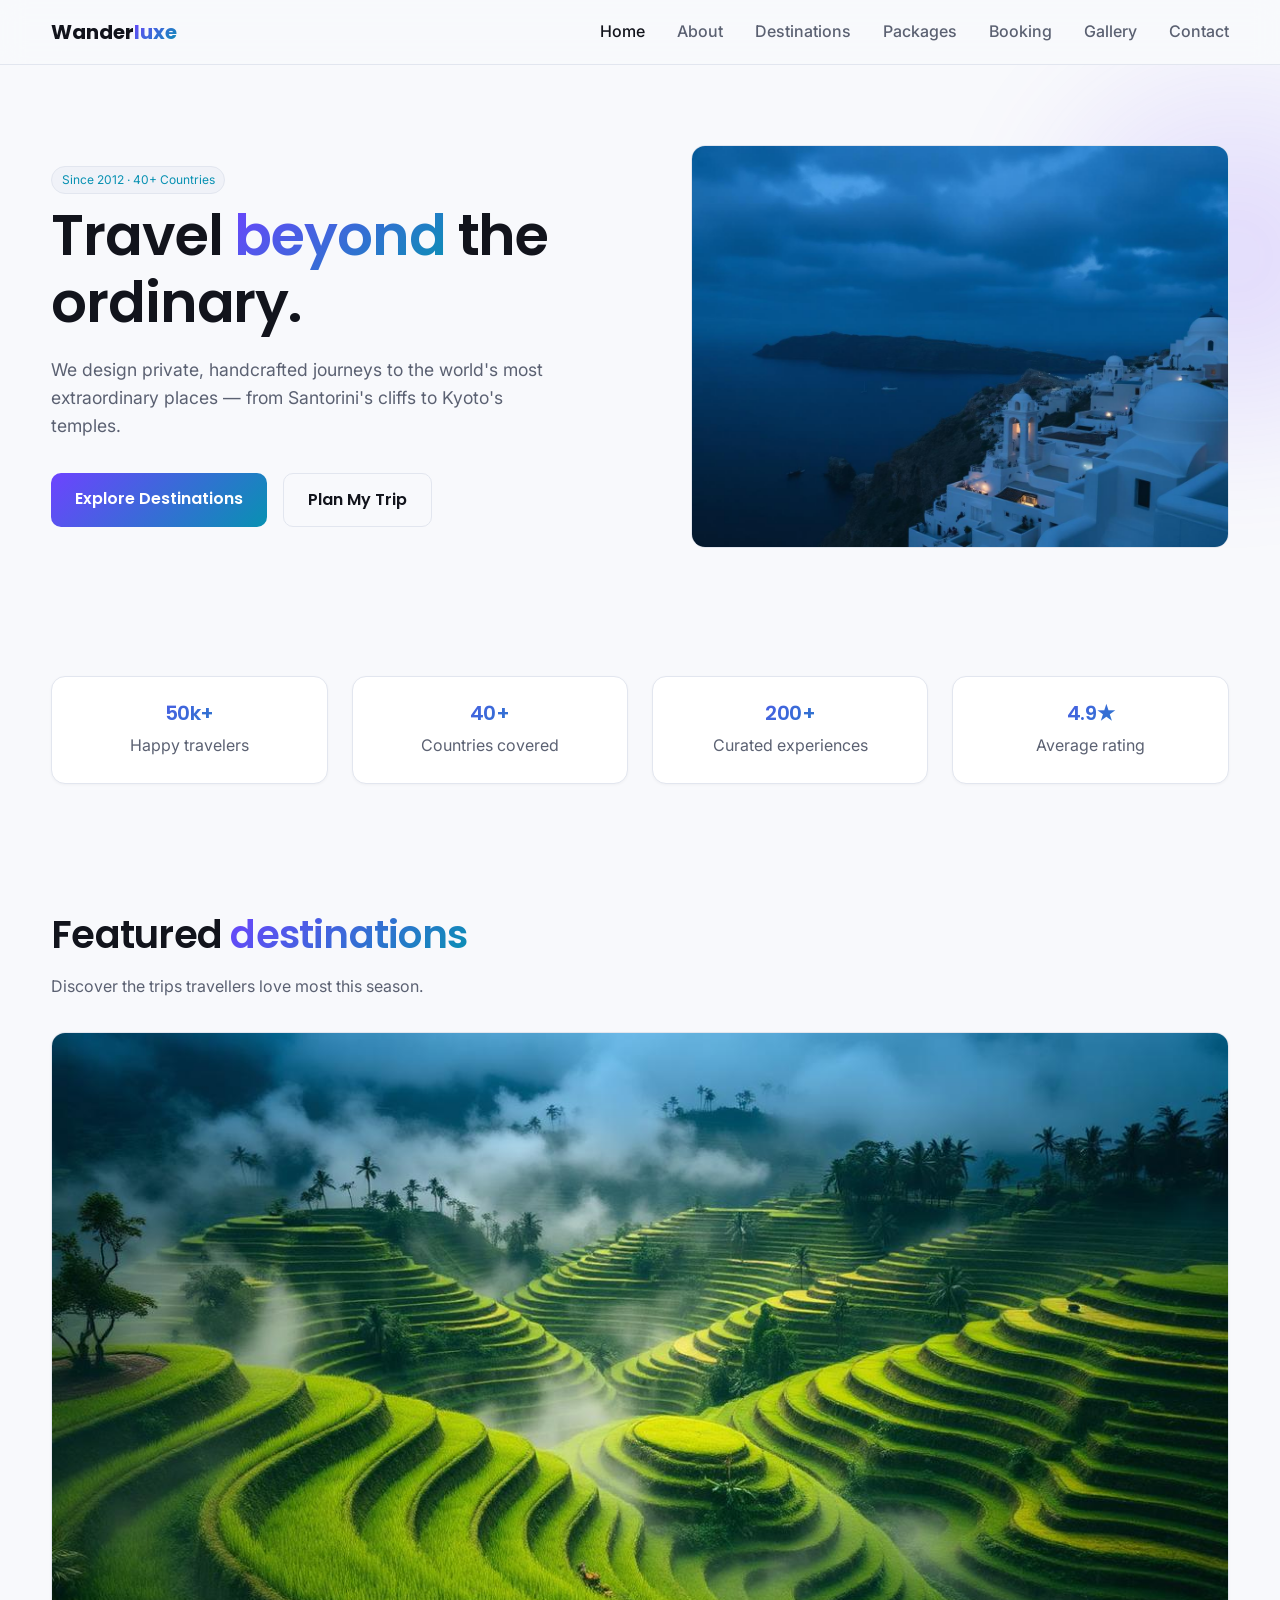
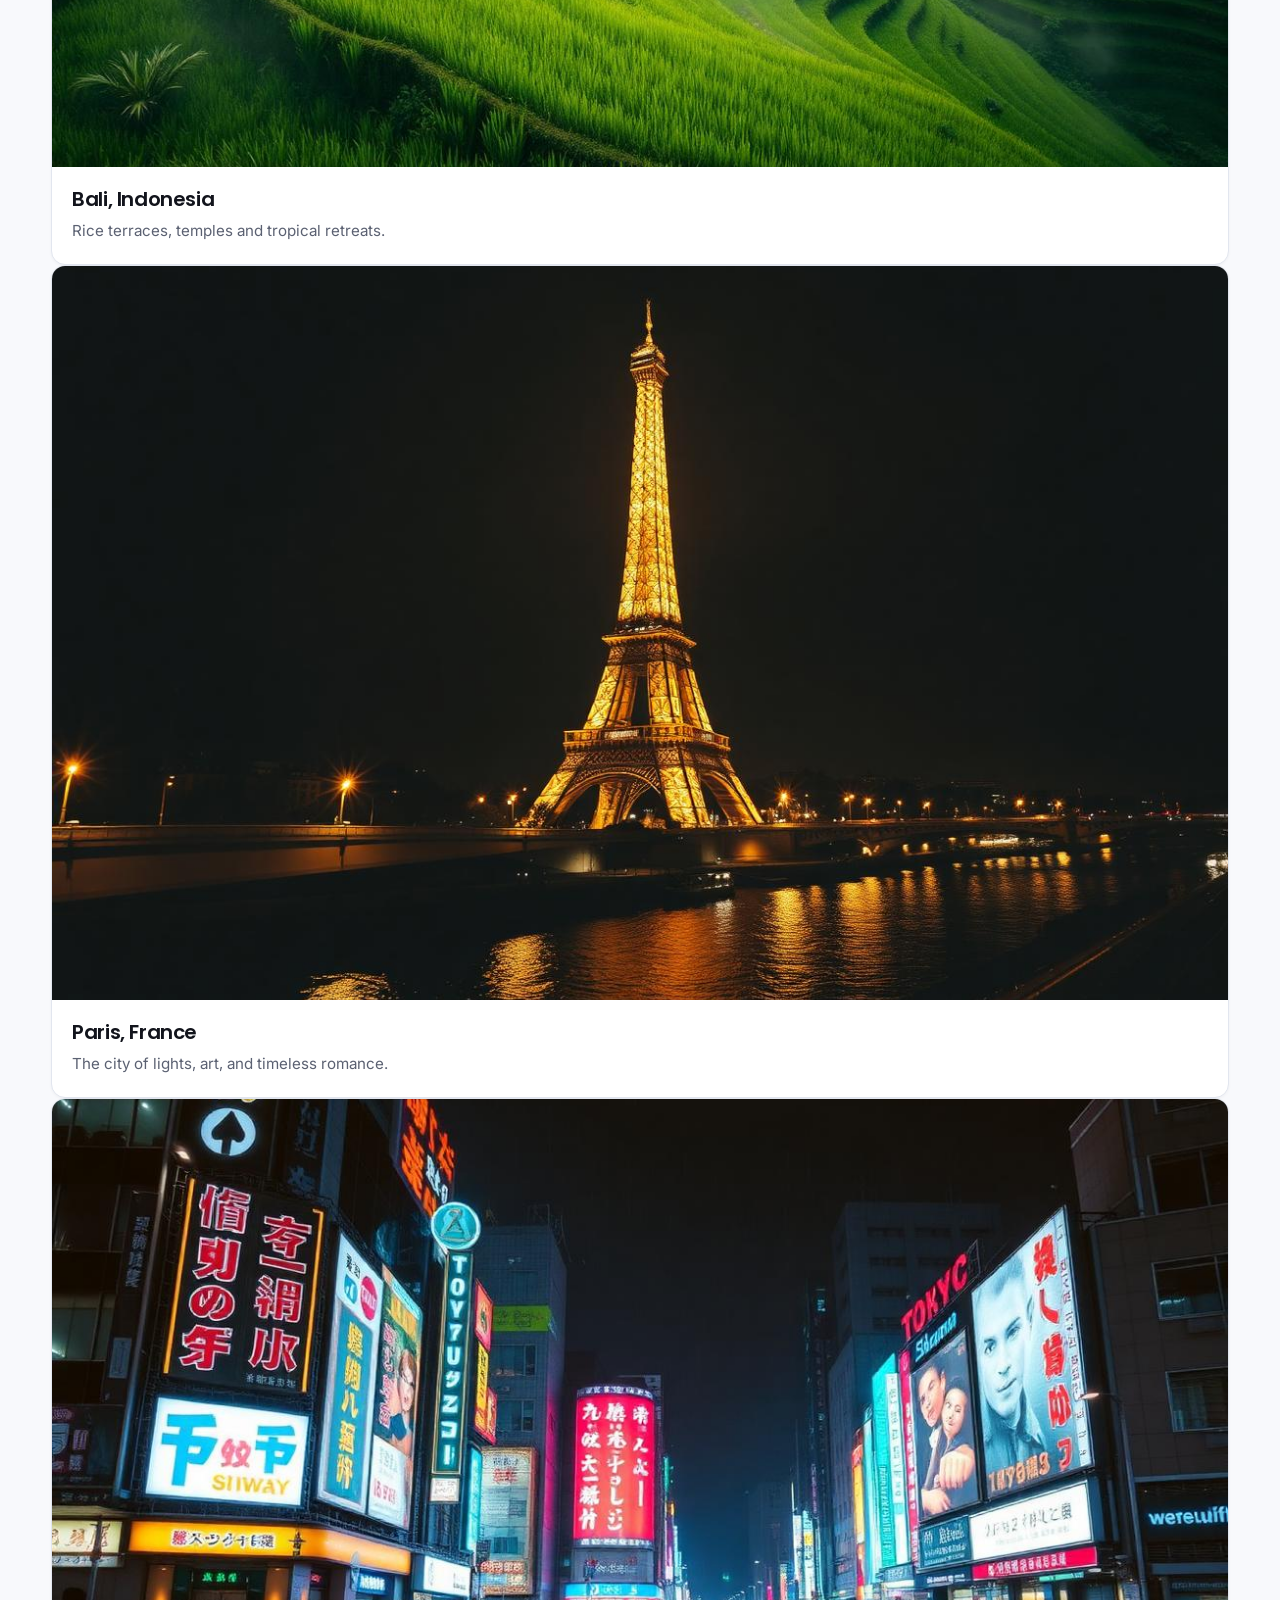
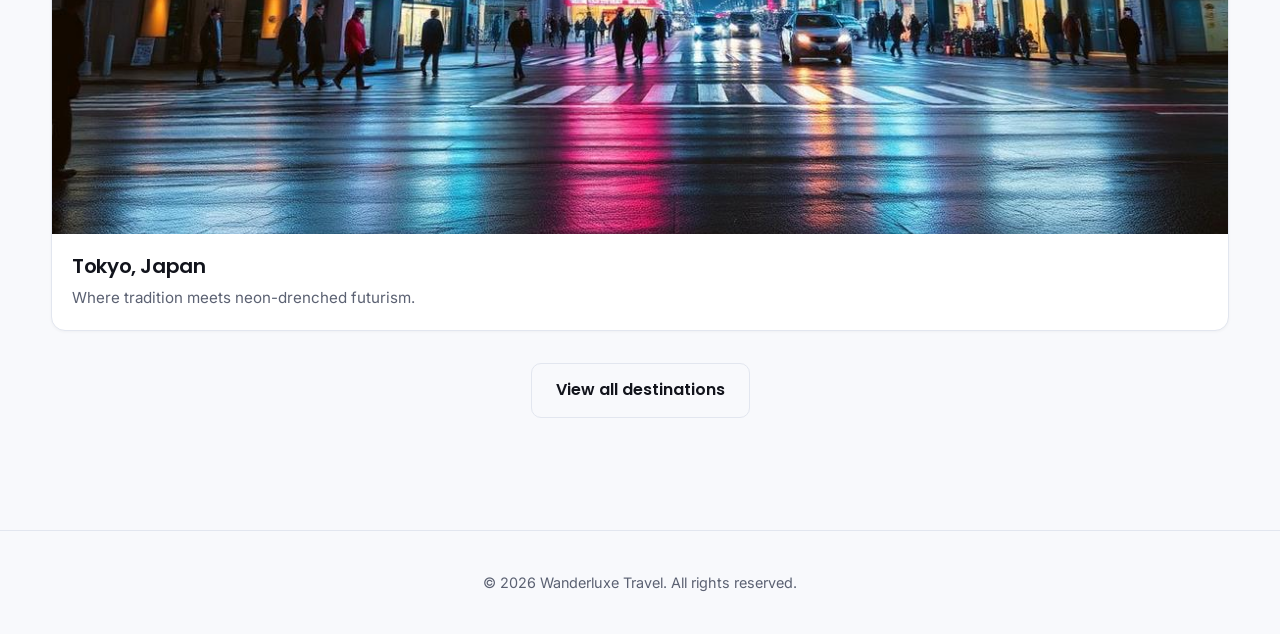
<file: index.html>
<!DOCTYPE html>
<html lang="en">
<head>
<meta charset="UTF-8">
<meta name="viewport" content="width=device-width,initial-scale=1">
<title>Wanderluxe Travel — Curated Luxury Journeys Worldwide</title>
<meta name="description" content="Wanderluxe Travel crafts curated luxury trips to Santorini, Bali, Paris, Tokyo, Dubai, Iceland, Maldives and the Swiss Alps. Handpicked stays, private guides, and unforgettable experiences.">
<link rel="canonical" href="https://wanderluxetravel.netlify.app/index.html">
<meta property="og:title" content="Wanderluxe Travel — Curated Luxury Journeys">
<meta property="og:description" content="Handcrafted luxury travel to the world's most breathtaking destinations.">
<meta property="og:image" content="images/hero-travel.jpg">
<meta property="og:type" content="website">
<meta name="twitter:card" content="summary_large_image">
<link rel="icon" type="image/svg+xml" href="data:image/svg+xml,<svg xmlns='http://www.w3.org/2000/svg' viewBox='0 0 32 32'><text y='26' font-size='26'>✈️</text></svg>">
<link rel="stylesheet" href="style.css">
<script type="application/ld+json">
{"@context":"https://schema.org","@type":"TravelAgency","name":"Wanderluxe Travel","url":"https://wanderluxetravel.netlify.app/","description":"Curated luxury travel experiences worldwide.","priceRange":"$$$"}
</script>
</head>
<body>
<header class="nav"><div class="container nav-inner">
  <a href="index.html" class="logo">Wander<span>luxe</span></a>
  <button class="menu-btn" aria-label="Menu">☰</button>
  <ul class="nav-links">
    <li><a href="index.html">Home</a></li>
    <li><a href="about.html">About</a></li>
    <li><a href="destinations.html">Destinations</a></li>
    <li><a href="packages.html">Packages</a></li>
    <li><a href="booking.html">Booking</a></li>
    <li><a href="gallery.html">Gallery</a></li>
    <li><a href="contact.html">Contact</a></li>
  </ul>
</div></header>

<main>
<section class="hero"><div class="container hero-grid">
  <div>
    <span class="tag">Since 2012 · 40+ Countries</span>
    <h1>Travel <span class="gradient-text">beyond</span> the ordinary.</h1>
    <p>We design private, handcrafted journeys to the world's most extraordinary places — from Santorini's cliffs to Kyoto's temples.</p>
    <div class="hero-actions">
      <a href="destinations.html" class="btn btn-primary">Explore Destinations</a>
      <a href="booking.html" class="btn btn-outline">Plan My Trip</a>
    </div>
  </div>
  <div class="hero-img"><img src="images/hero-travel.jpg" alt="Santorini Greece cliffs at blue hour" width="1600" height="900"></div>
</div></section>

<section><div class="container">
  <div class="stats">
    <div class="stat"><h3 class="gradient-text">50k+</h3><p>Happy travelers</p></div>
    <div class="stat"><h3 class="gradient-text">40+</h3><p>Countries covered</p></div>
    <div class="stat"><h3 class="gradient-text">200+</h3><p>Curated experiences</p></div>
    <div class="stat"><h3 class="gradient-text">4.9★</h3><p>Average rating</p></div>
  </div>
</div></section>

<section><div class="container">
  <h2>Featured <span class="gradient-text">destinations</span></h2>
  <p style="margin-bottom:2rem">Discover the trips travellers love most this season.</p>
  <div class="grid-3">
    <article class="card"><img src="images/bali.jpg" alt="Bali rice terraces at dawn" loading="lazy"><div class="card-body"><h3>Bali, Indonesia</h3><p>Rice terraces, temples and tropical retreats.</p></div></article>
    <article class="card"><img src="images/paris.jpg" alt="Eiffel Tower illuminated at night" loading="lazy"><div class="card-body"><h3>Paris, France</h3><p>The city of lights, art, and timeless romance.</p></div></article>
    <article class="card"><img src="images/tokyo.jpg" alt="Neon-lit Tokyo street at night" loading="lazy"><div class="card-body"><h3>Tokyo, Japan</h3><p>Where tradition meets neon-drenched futurism.</p></div></article>
  </div>
  <div style="text-align:center;margin-top:2rem"><a href="destinations.html" class="btn btn-outline">View all destinations</a></div>
</div></section>
</main>

<footer><div class="container"><p>© 2026 Wanderluxe Travel. All rights reserved.</p></div></footer>
<script src="script.js"></script>
</body>
</html>
</file>
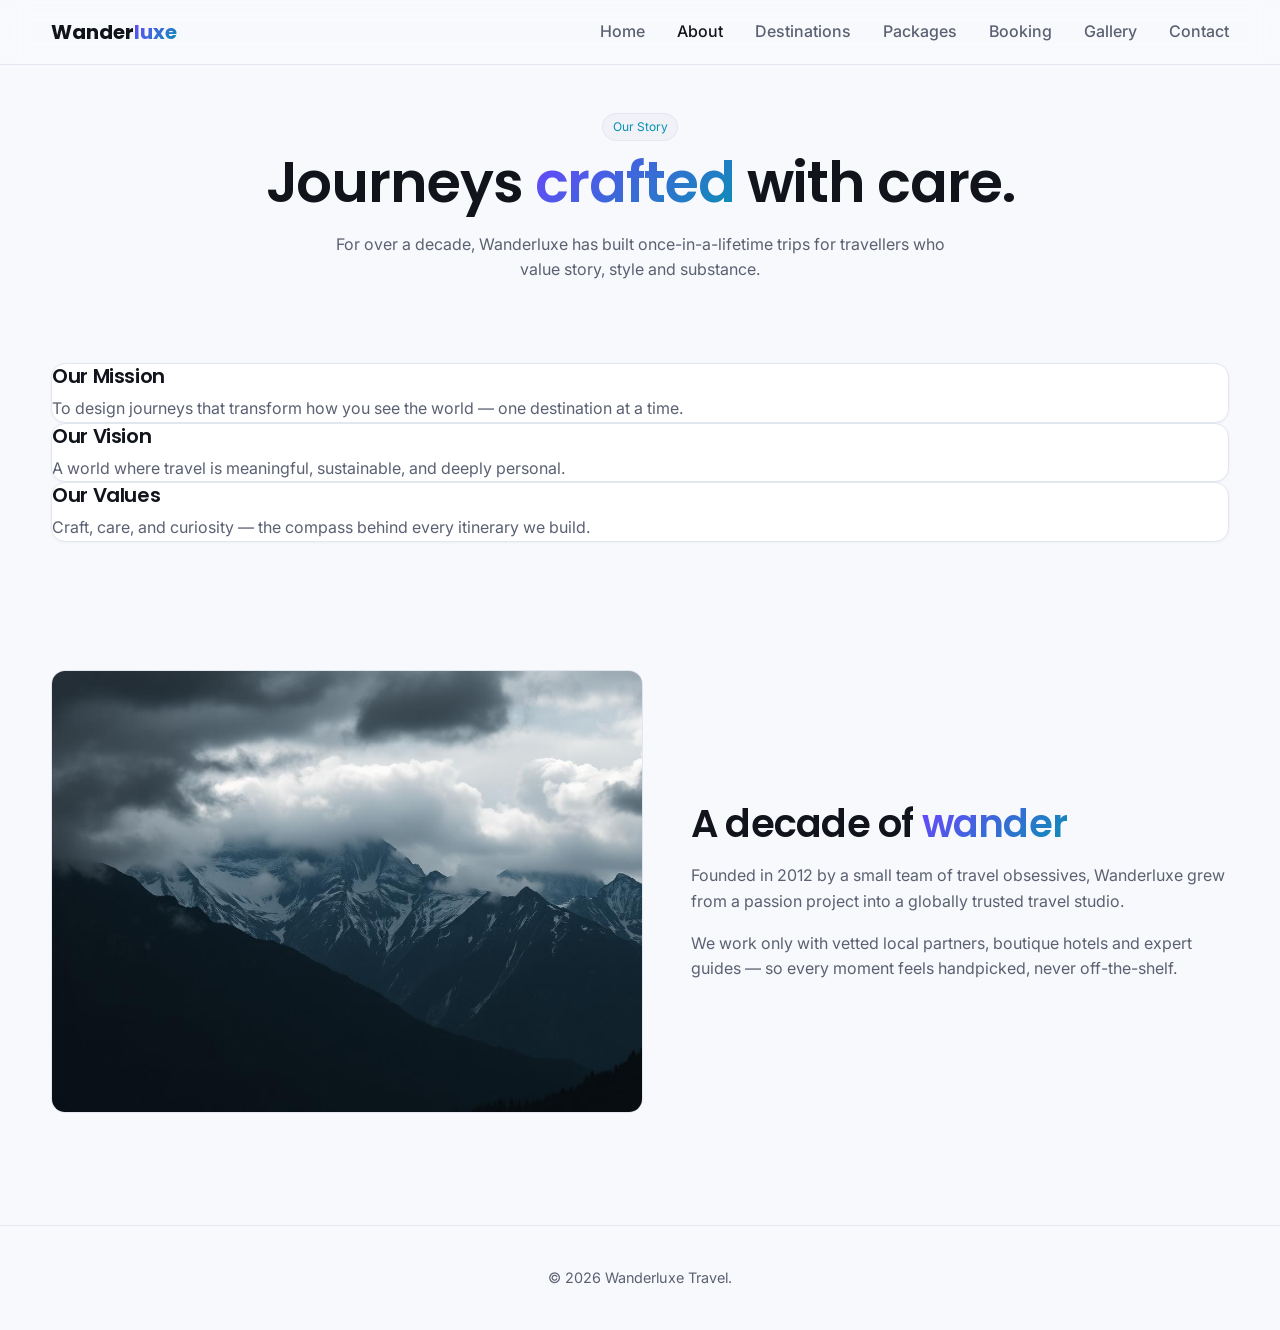
<file: about.html>
<!DOCTYPE html>
<html lang="en">
<head>
<meta charset="UTF-8">
<meta name="viewport" content="width=device-width,initial-scale=1">
<title>About Us — Wanderluxe Travel</title>
<meta name="description" content="Wanderluxe Travel has designed bespoke luxury journeys for over a decade. Meet the team, our mission, and the values that shape every trip.">
<link rel="canonical" href="https://wanderluxe-travel.netlify.app/about.html">
<meta property="og:title" content="About — Wanderluxe Travel">
<meta property="og:description" content="A decade of designing bespoke luxury journeys.">
<meta property="og:image" content="images/swiss.jpg">
<meta property="og:type" content="website">
<meta name="twitter:card" content="summary_large_image">
<link rel="icon" type="image/svg+xml" href="data:image/svg+xml,<svg xmlns='http://www.w3.org/2000/svg' viewBox='0 0 32 32'><text y='26' font-size='26'>✈️</text></svg>">
<link rel="stylesheet" href="style.css">
</head>
<body>
<header class="nav"><div class="container nav-inner">
  <a href="index.html" class="logo">Wander<span>luxe</span></a>
  <button class="menu-btn" aria-label="Menu">☰</button>
  <ul class="nav-links">
    <li><a href="index.html">Home</a></li>
    <li><a href="about.html">About</a></li>
    <li><a href="destinations.html">Destinations</a></li>
    <li><a href="packages.html">Packages</a></li>
    <li><a href="booking.html">Booking</a></li>
    <li><a href="gallery.html">Gallery</a></li>
    <li><a href="contact.html">Contact</a></li>
  </ul>
</div></header>

<main>
<section style="padding:3rem 0 1rem"><div class="container" style="text-align:center">
  <span class="tag">Our Story</span>
  <h1>Journeys <span class="gradient-text">crafted</span> with care.</h1>
  <p style="max-width:640px;margin:1rem auto 0">For over a decade, Wanderluxe has built once-in-a-lifetime trips for travellers who value story, style and substance.</p>
</div></section>

<section><div class="container">
  <div class="grid-3">
    <div class="card card-plain"><h3>Our Mission</h3><p>To design journeys that transform how you see the world — one destination at a time.</p></div>
    <div class="card card-plain"><h3>Our Vision</h3><p>A world where travel is meaningful, sustainable, and deeply personal.</p></div>
    <div class="card card-plain"><h3>Our Values</h3><p>Craft, care, and curiosity — the compass behind every itinerary we build.</p></div>
  </div>
</div></section>

<section><div class="container">
  <div class="hero-grid">
    <div class="hero-img"><img src="images/swiss.jpg" alt="Swiss Alps mountains under moody clouds" loading="lazy"></div>
    <div>
      <h2>A decade of <span class="gradient-text">wander</span></h2>
      <p style="margin-bottom:1rem">Founded in 2012 by a small team of travel obsessives, Wanderluxe grew from a passion project into a globally trusted travel studio.</p>
      <p>We work only with vetted local partners, boutique hotels and expert guides — so every moment feels handpicked, never off-the-shelf.</p>
    </div>
  </div>
</div></section>
</main>

<footer><div class="container"><p>© 2026 Wanderluxe Travel.</p></div></footer>
<script src="script.js"></script>
</body>
</html>
</file>
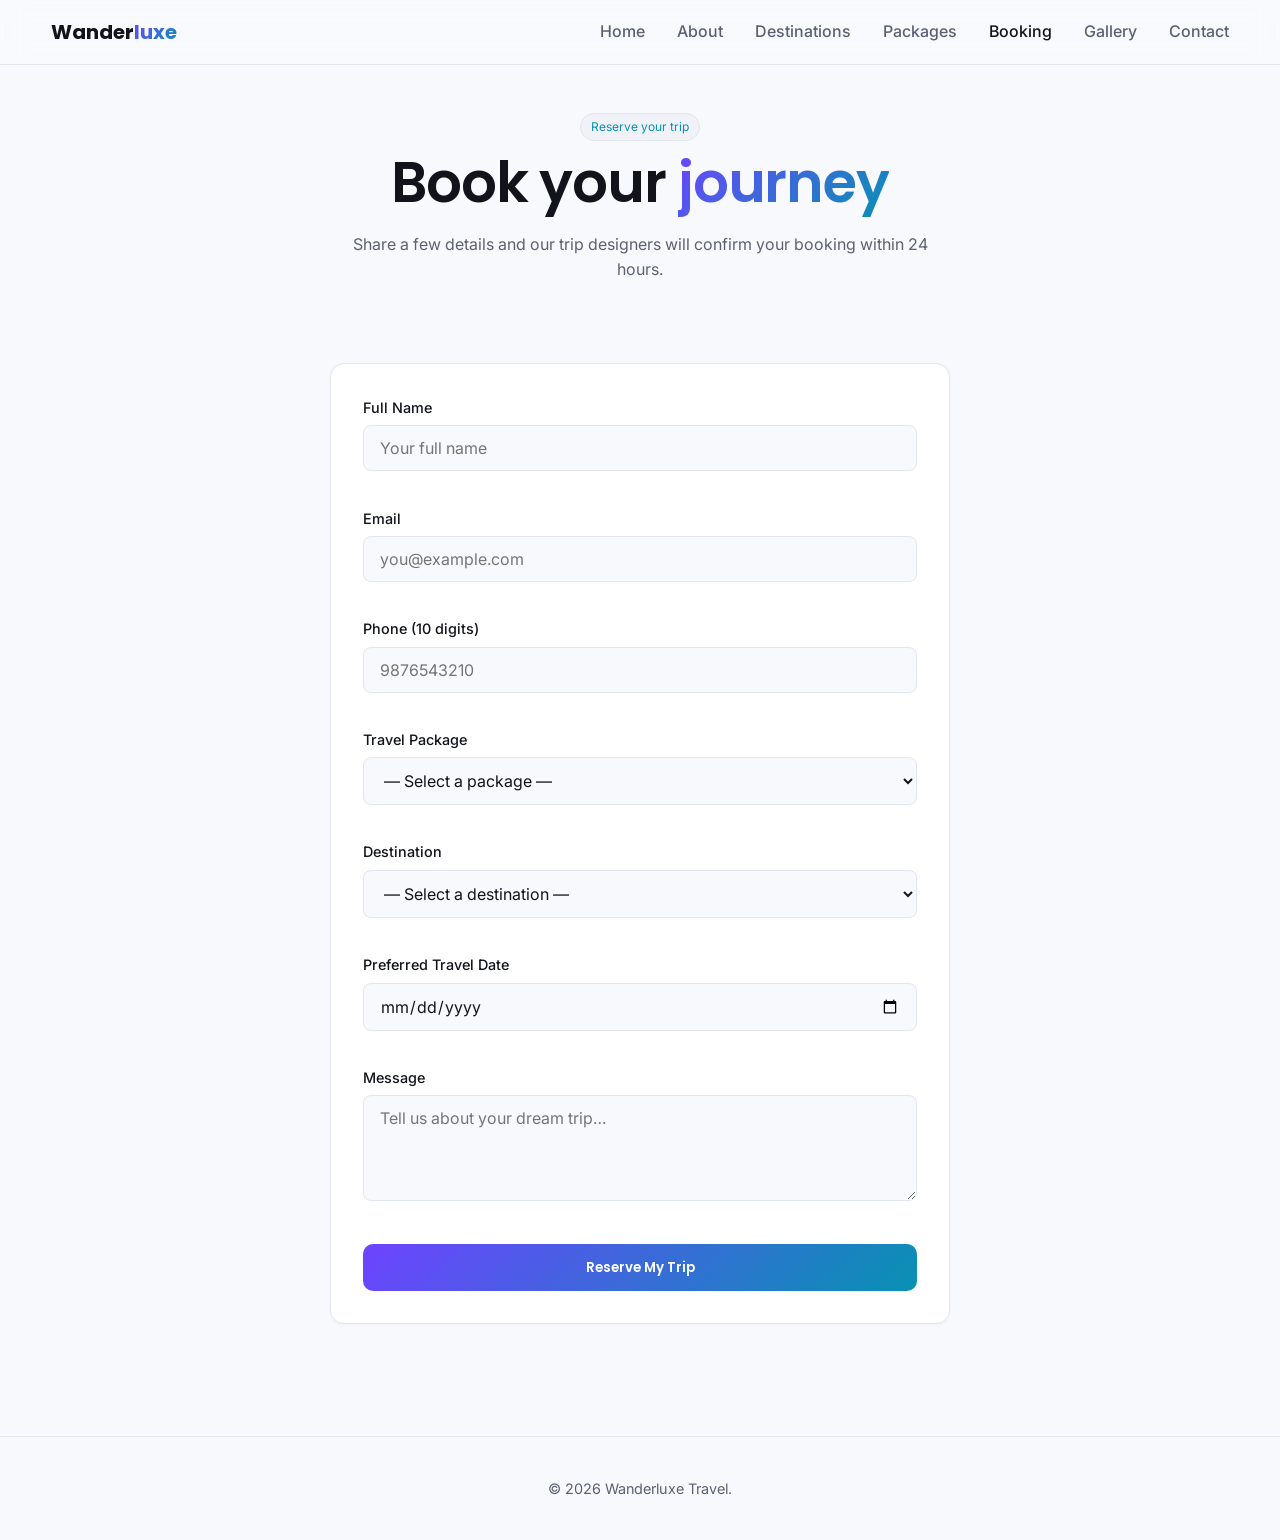
<file: booking.html>
<!DOCTYPE html>
<html lang="en">
<head>
<meta charset="UTF-8">
<meta name="viewport" content="width=device-width,initial-scale=1">
<title>Book Your Trip — Wanderluxe Travel</title>
<meta name="description" content="Reserve your Wanderluxe Travel journey. Tell us your dates and destination — our trip designers will craft the rest.">
<link rel="canonical" href="https://wanderluxe-travel.netlify.app/booking.html">
<meta property="og:title" content="Book Your Trip — Wanderluxe Travel">
<meta property="og:description" content="Reserve your luxury journey with Wanderluxe Travel.">
<meta property="og:image" content="images/iceland.jpg">
<meta property="og:type" content="website">
<meta name="twitter:card" content="summary_large_image">
<link rel="icon" type="image/svg+xml" href="data:image/svg+xml,<svg xmlns='http://www.w3.org/2000/svg' viewBox='0 0 32 32'><text y='26' font-size='26'>✈️</text></svg>">
<link rel="stylesheet" href="style.css">
</head>
<body>
<header class="nav"><div class="container nav-inner">
  <a href="index.html" class="logo">Wander<span>luxe</span></a>
  <button class="menu-btn" aria-label="Menu">☰</button>
  <ul class="nav-links">
    <li><a href="index.html">Home</a></li>
    <li><a href="about.html">About</a></li>
    <li><a href="destinations.html">Destinations</a></li>
    <li><a href="packages.html">Packages</a></li>
    <li><a href="booking.html">Booking</a></li>
    <li><a href="gallery.html">Gallery</a></li>
    <li><a href="contact.html">Contact</a></li>
  </ul>
</div></header>

<main>
<section style="padding:3rem 0 1rem"><div class="container" style="text-align:center">
  <span class="tag">Reserve your trip</span>
  <h1>Book your <span class="gradient-text">journey</span></h1>
  <p style="max-width:600px;margin:1rem auto 0">Share a few details and our trip designers will confirm your booking within 24 hours.</p>
</div></section>

<section><div class="container">
  <form class="form" id="bookingForm" novalidate>
    <div class="field"><label for="name">Full Name</label><input id="name" name="name" type="text" placeholder="Your full name"><span class="err" id="err-name"></span></div>
    <div class="field"><label for="email">Email</label><input id="email" name="email" type="email" placeholder="you@example.com"><span class="err" id="err-email"></span></div>
    <div class="field"><label for="phone">Phone (10 digits)</label><input id="phone" name="phone" type="tel" placeholder="9876543210"><span class="err" id="err-phone"></span></div>
    <div class="field"><label for="package">Travel Package</label>
      <select id="package" name="package">
        <option value="">— Select a package —</option>
        <option>Escape — Weekend Getaway</option>
        <option>Signature — Multi-City</option>
        <option>Private Jet — Bespoke</option>
      </select><span class="err" id="err-package"></span>
    </div>
    <div class="field"><label for="program">Destination</label>
      <select id="program" name="program">
        <option value="">— Select a destination —</option>
        <option>Santorini, Greece</option>
        <option>Bali, Indonesia</option>
        <option>Paris, France</option>
        <option>Tokyo, Japan</option>
        <option>Dubai, UAE</option>
        <option>Reykjavík, Iceland</option>
        <option>Maldives</option>
        <option>Swiss Alps</option>
      </select><span class="err" id="err-program"></span>
    </div>
    <div class="field"><label for="start">Preferred Travel Date</label><input id="start" name="start" type="date"><span class="err" id="err-start"></span></div>
    <div class="field"><label for="message">Message</label><textarea id="message" name="message" rows="4" placeholder="Tell us about your dream trip…"></textarea><span class="err" id="err-message"></span></div>
    <button type="submit" class="btn btn-primary" style="width:100%">Reserve My Trip</button>
    <div class="status" id="formStatus" role="status"></div>
  </form>
</div></section>
</main>

<footer><div class="container"><p>© 2026 Wanderluxe Travel.</p></div></footer>
<script src="script.js"></script>
</body>
</html>
</file>
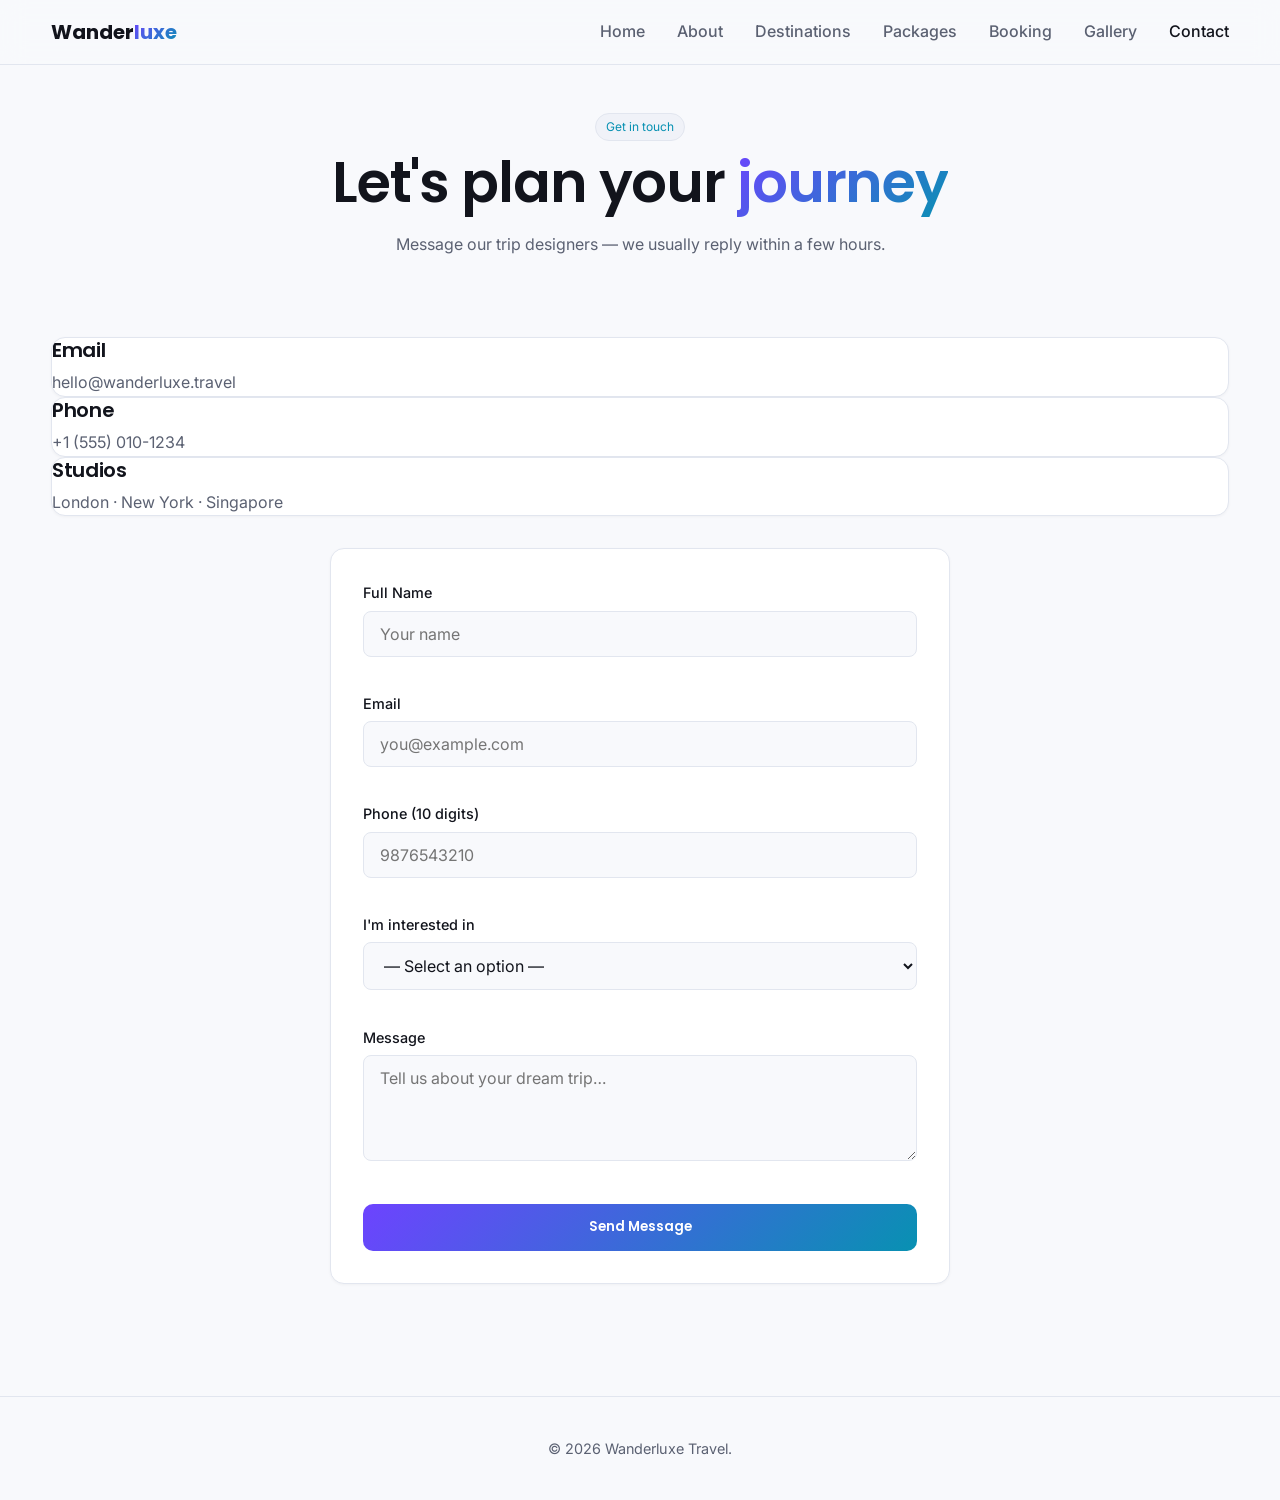
<file: contact.html>
<!DOCTYPE html>
<html lang="en">
<head>
<meta charset="UTF-8">
<meta name="viewport" content="width=device-width,initial-scale=1">
<title>Contact — Wanderluxe Travel</title>
<meta name="description" content="Get in touch with Wanderluxe Travel. Reach our trip designers by email, phone, or visit our studios in London, New York and Singapore.">
<link rel="canonical" href="https://wanderluxe-travel.netlify.app/contact.html">
<meta property="og:title" content="Contact — Wanderluxe Travel">
<meta property="og:description" content="Talk to our trip designers about your next journey.">
<meta property="og:image" content="images/tokyo.jpg">
<meta property="og:type" content="website">
<meta name="twitter:card" content="summary_large_image">
<link rel="icon" type="image/svg+xml" href="data:image/svg+xml,<svg xmlns='http://www.w3.org/2000/svg' viewBox='0 0 32 32'><text y='26' font-size='26'>✈️</text></svg>">
<link rel="stylesheet" href="style.css">
</head>
<body>
<header class="nav"><div class="container nav-inner">
  <a href="index.html" class="logo">Wander<span>luxe</span></a>
  <button class="menu-btn" aria-label="Menu">☰</button>
  <ul class="nav-links">
    <li><a href="index.html">Home</a></li>
    <li><a href="about.html">About</a></li>
    <li><a href="destinations.html">Destinations</a></li>
    <li><a href="packages.html">Packages</a></li>
    <li><a href="booking.html">Booking</a></li>
    <li><a href="gallery.html">Gallery</a></li>
    <li><a href="contact.html">Contact</a></li>
  </ul>
</div></header>

<main>
<section style="padding:3rem 0 1rem"><div class="container" style="text-align:center">
  <span class="tag">Get in touch</span>
  <h1>Let's plan your <span class="gradient-text">journey</span></h1>
  <p style="max-width:600px;margin:1rem auto 0">Message our trip designers — we usually reply within a few hours.</p>
</div></section>

<section><div class="container">
  <div class="grid-3" style="margin-bottom:2rem">
    <div class="card card-plain"><h3>Email</h3><p>hello@wanderluxe.travel</p></div>
    <div class="card card-plain"><h3>Phone</h3><p>+1 (555) 010-1234</p></div>
    <div class="card card-plain"><h3>Studios</h3><p>London · New York · Singapore</p></div>
  </div>
  <form class="form" id="registerForm" novalidate>
    <div class="field"><label for="name">Full Name</label><input id="name" name="name" type="text" placeholder="Your name"><span class="err" id="err-name"></span></div>
    <div class="field"><label for="email">Email</label><input id="email" name="email" type="email" placeholder="you@example.com"><span class="err" id="err-email"></span></div>
    <div class="field"><label for="phone">Phone (10 digits)</label><input id="phone" name="phone" type="tel" placeholder="9876543210"><span class="err" id="err-phone"></span></div>
    <div class="field"><label for="course">I'm interested in</label>
      <select id="course" name="course">
        <option value="">— Select an option —</option>
        <option>Escape package</option>
        <option>Signature package</option>
        <option>Private Jet package</option>
        <option>Custom itinerary</option>
      </select><span class="err" id="err-course"></span>
    </div>
    <div class="field"><label for="message">Message</label><textarea id="message" name="message" rows="4" placeholder="Tell us about your dream trip…"></textarea><span class="err" id="err-message"></span></div>
    <button type="submit" class="btn btn-primary" style="width:100%">Send Message</button>
    <div class="status" id="formStatus" role="status"></div>
  </form>
</div></section>
</main>

<footer><div class="container"><p>© 2026 Wanderluxe Travel.</p></div></footer>
<script src="script.js"></script>
</body>
</html>
</file>
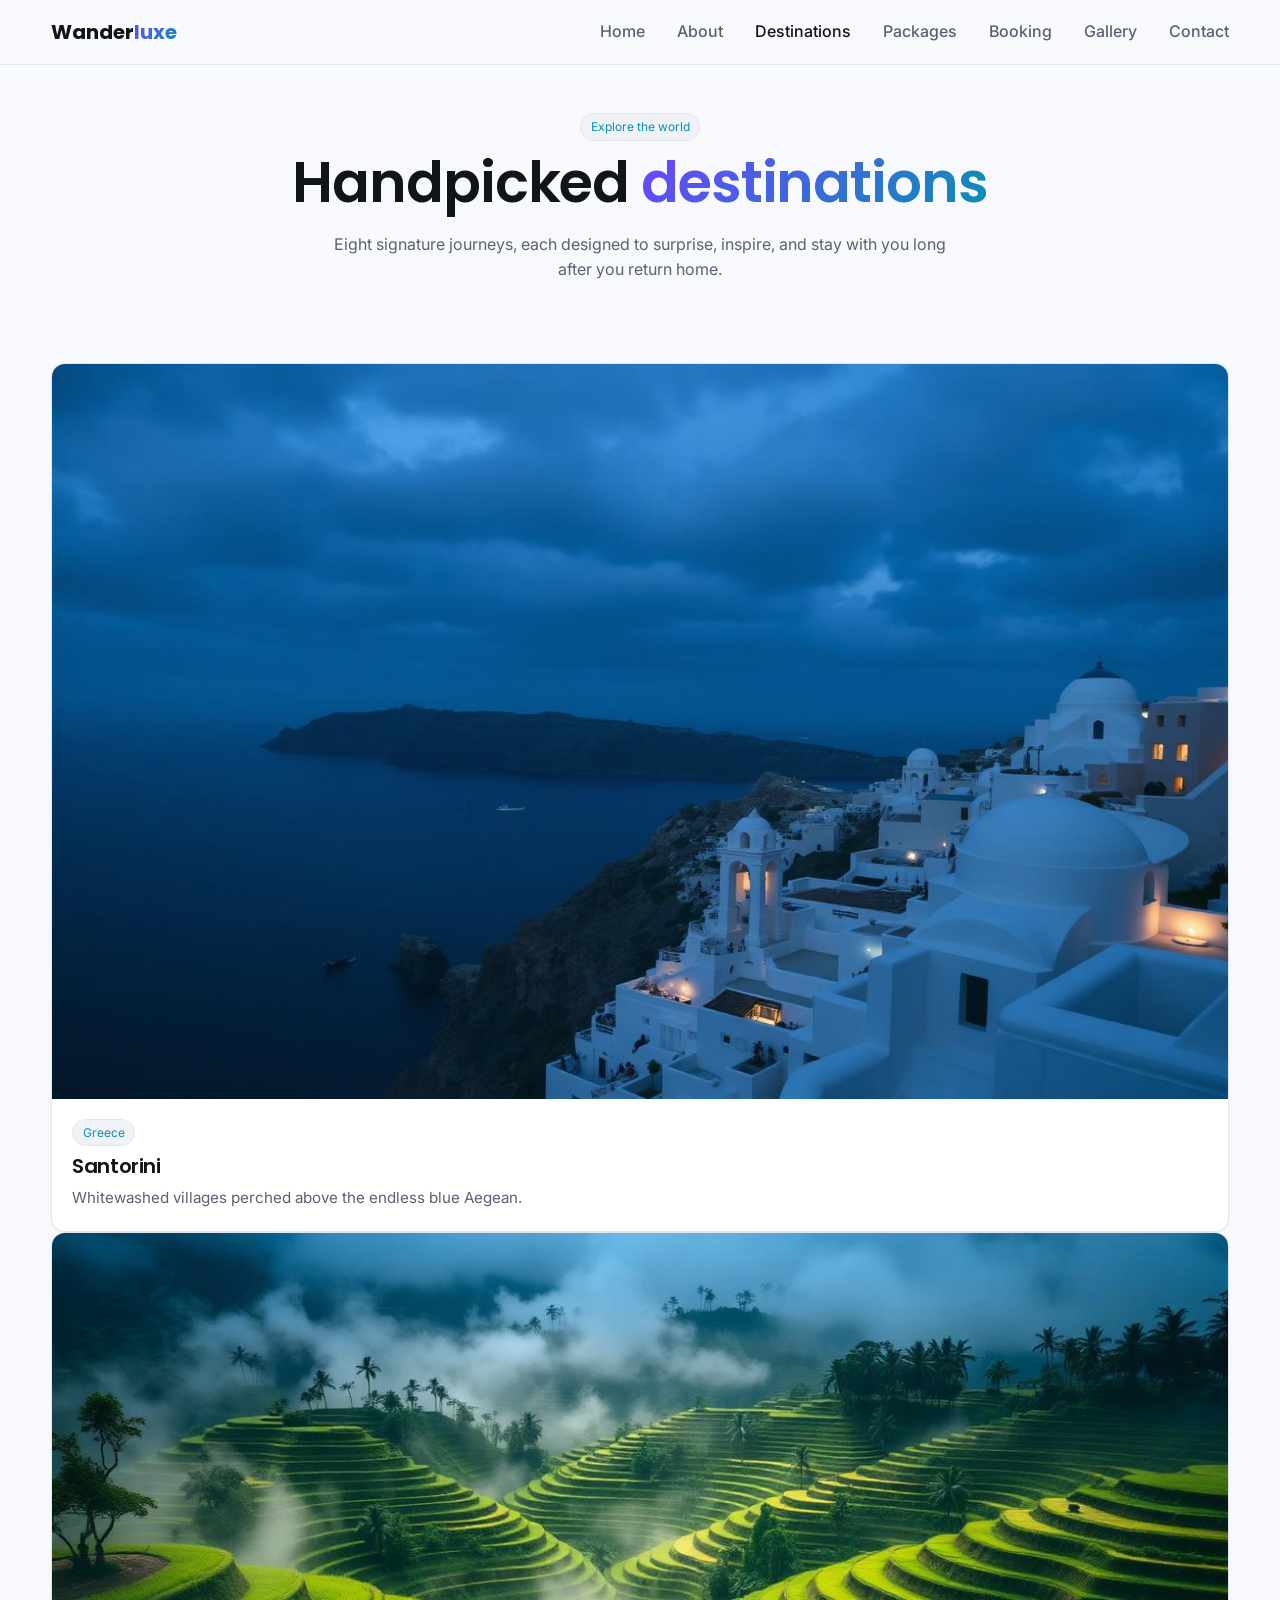
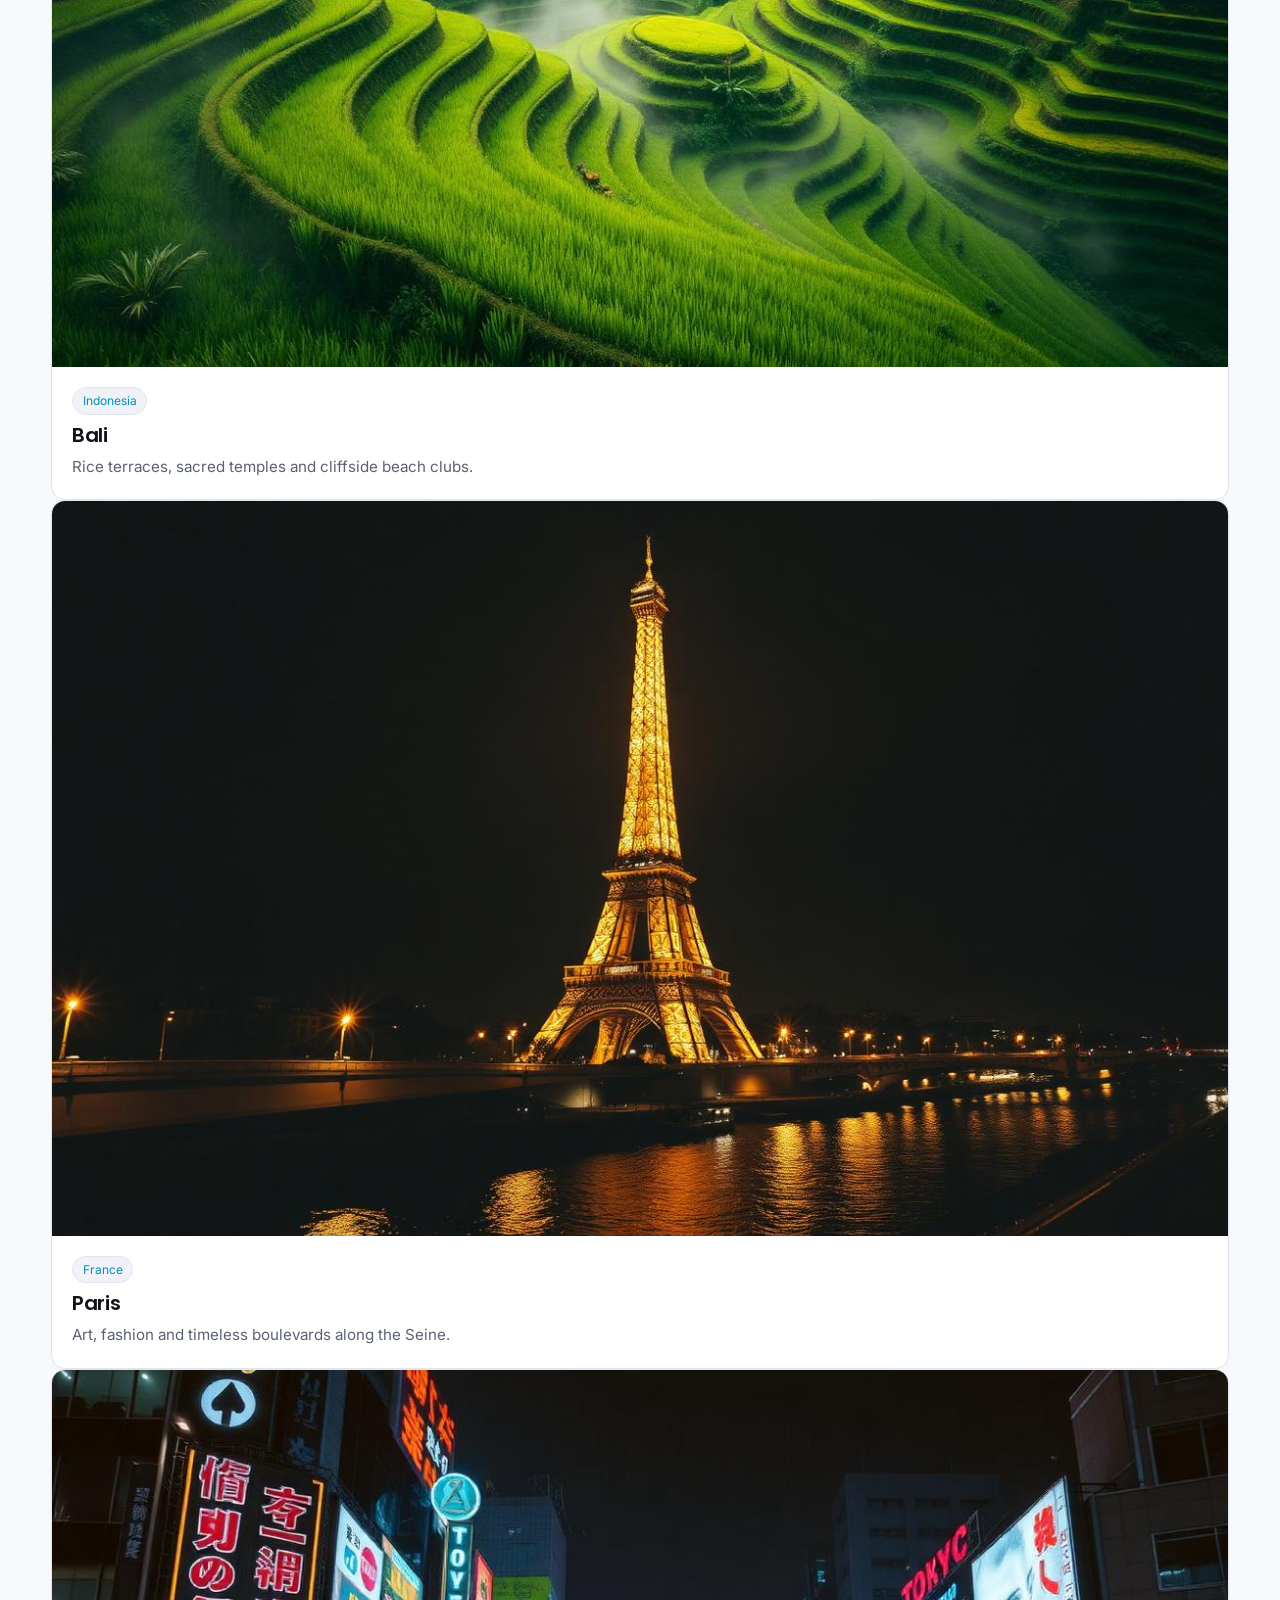
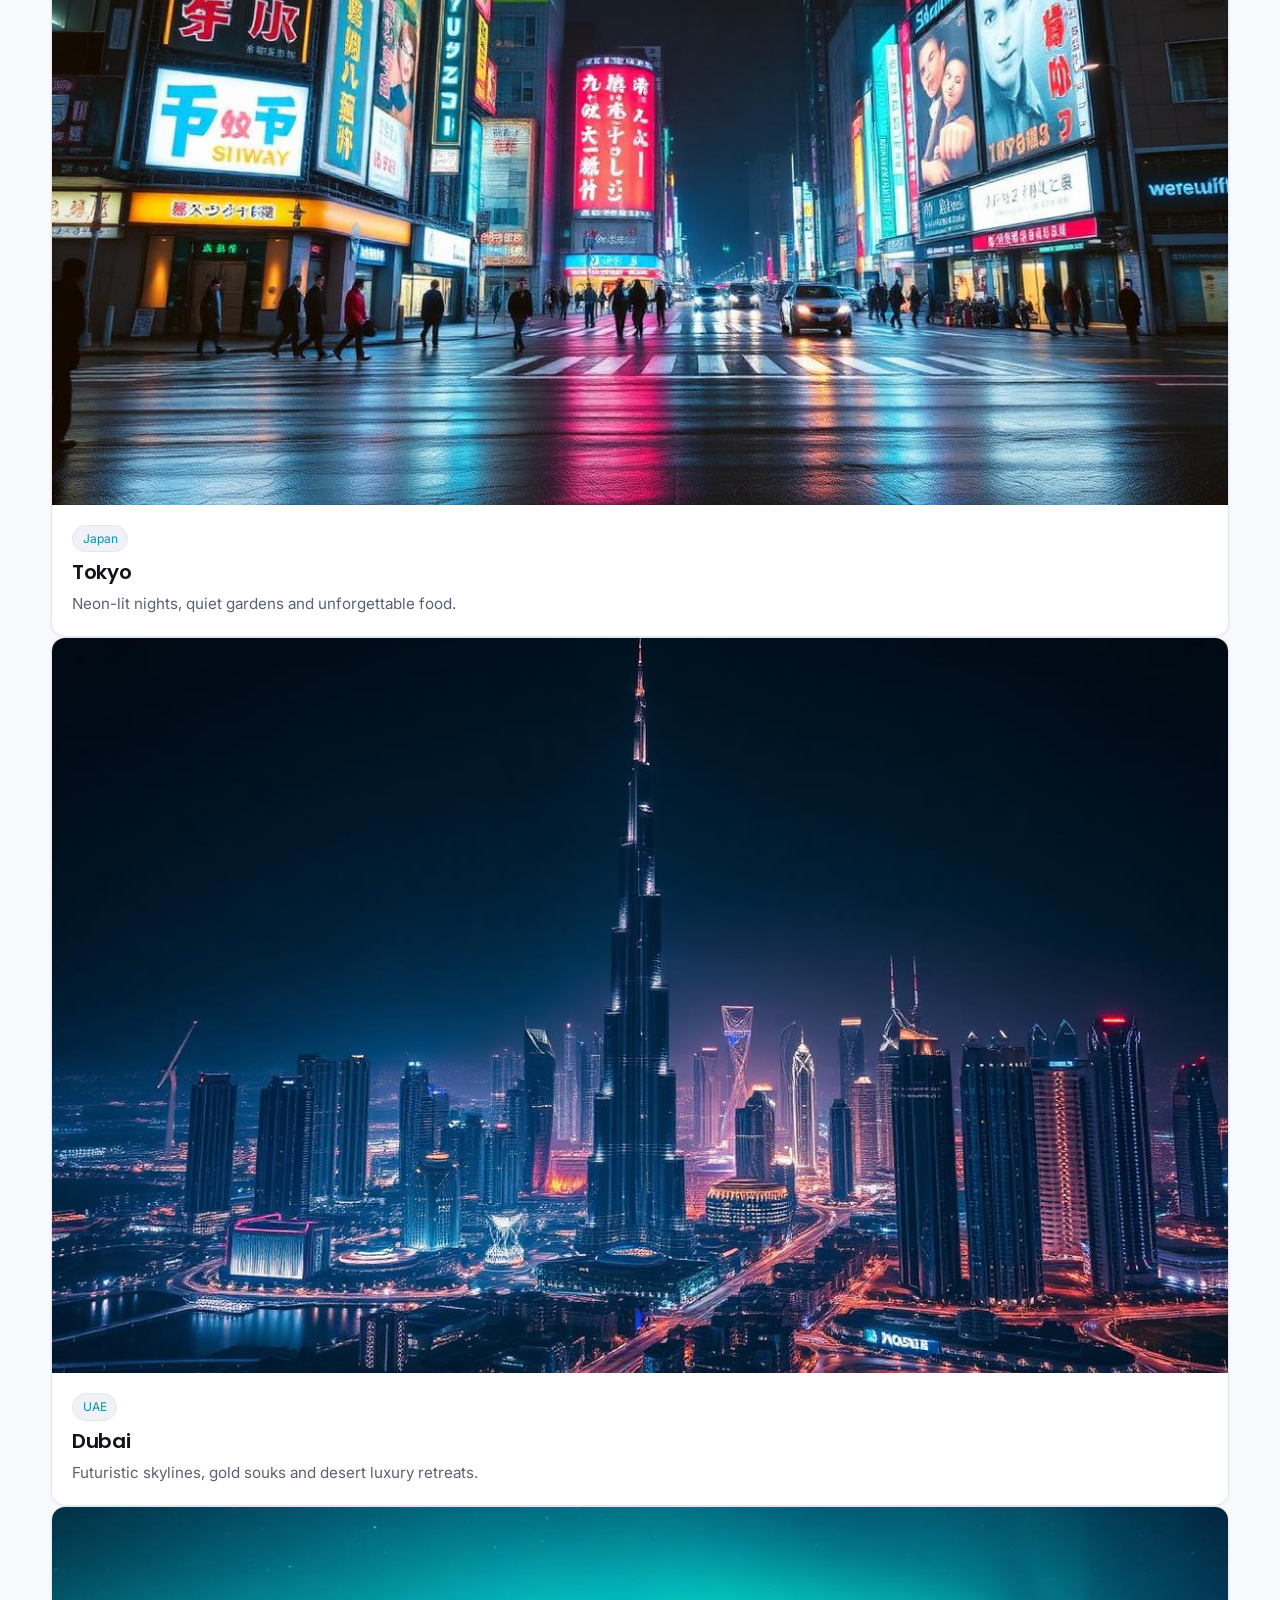
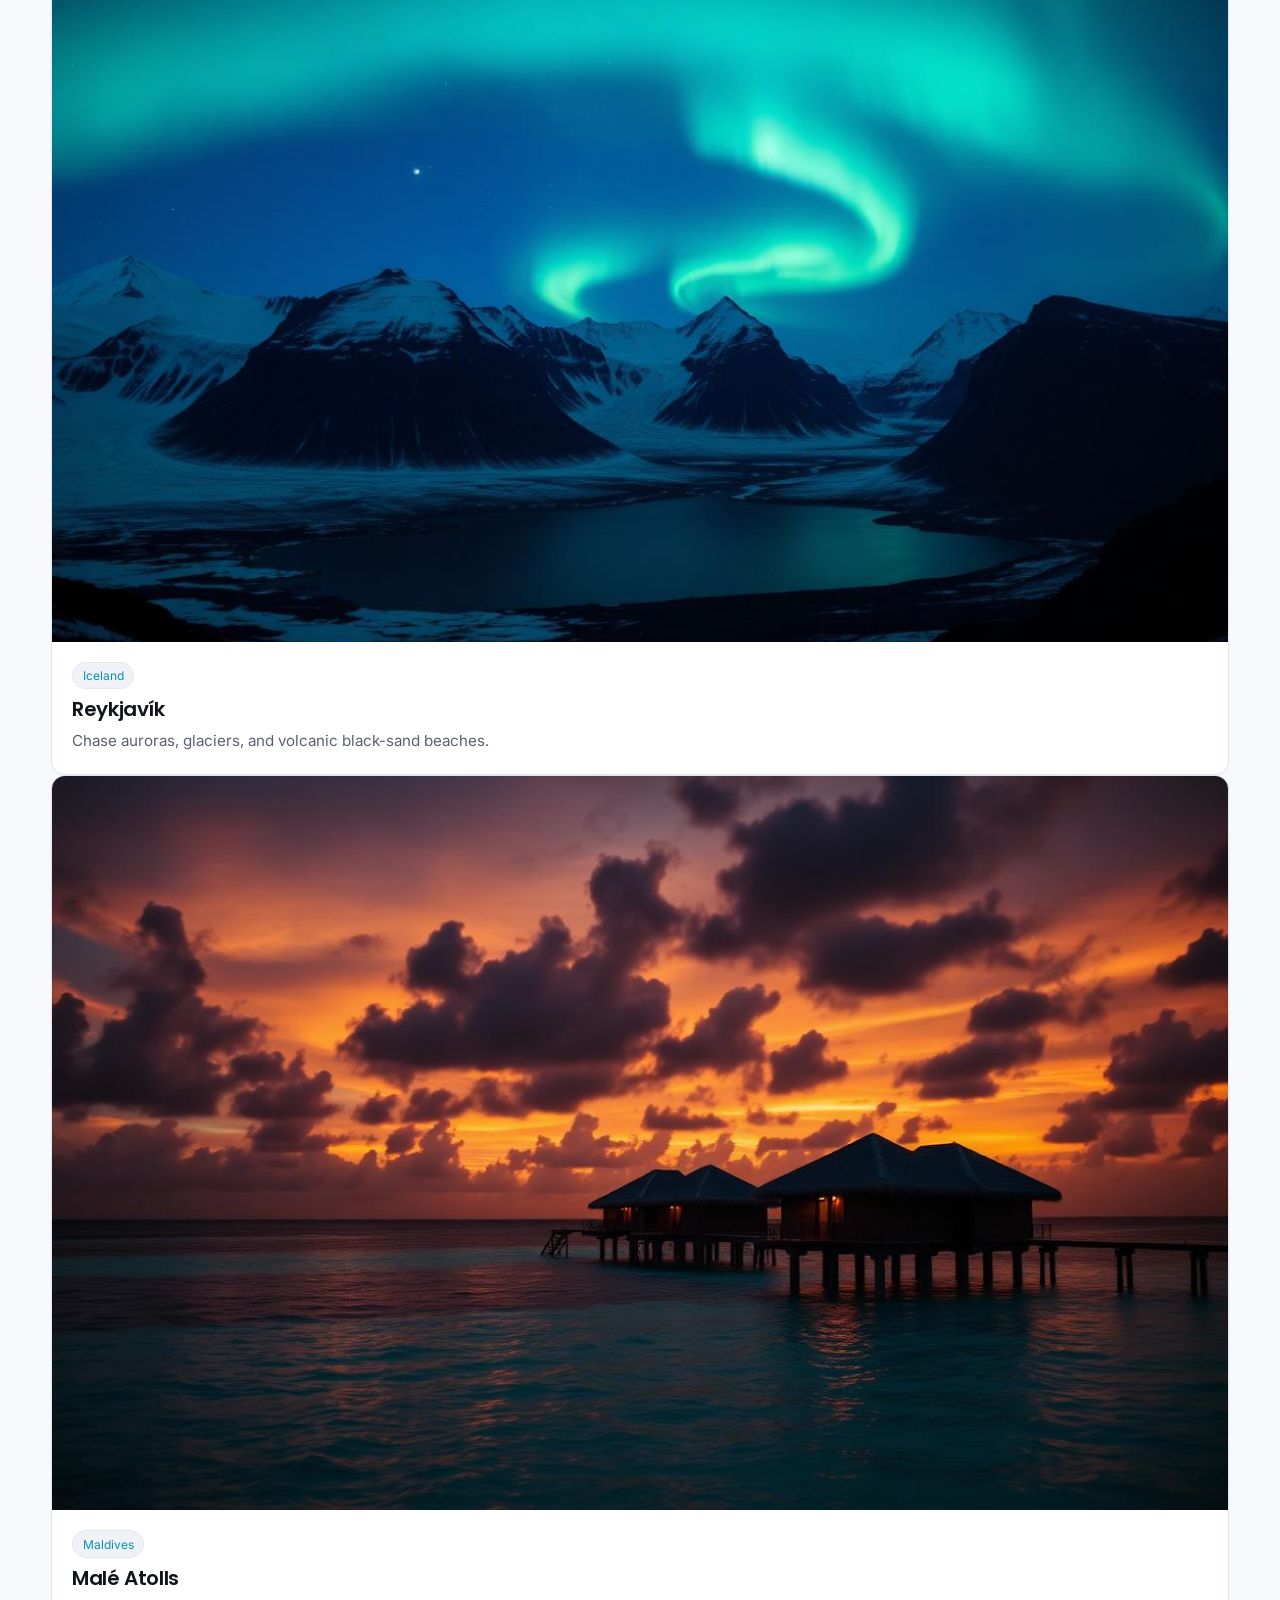
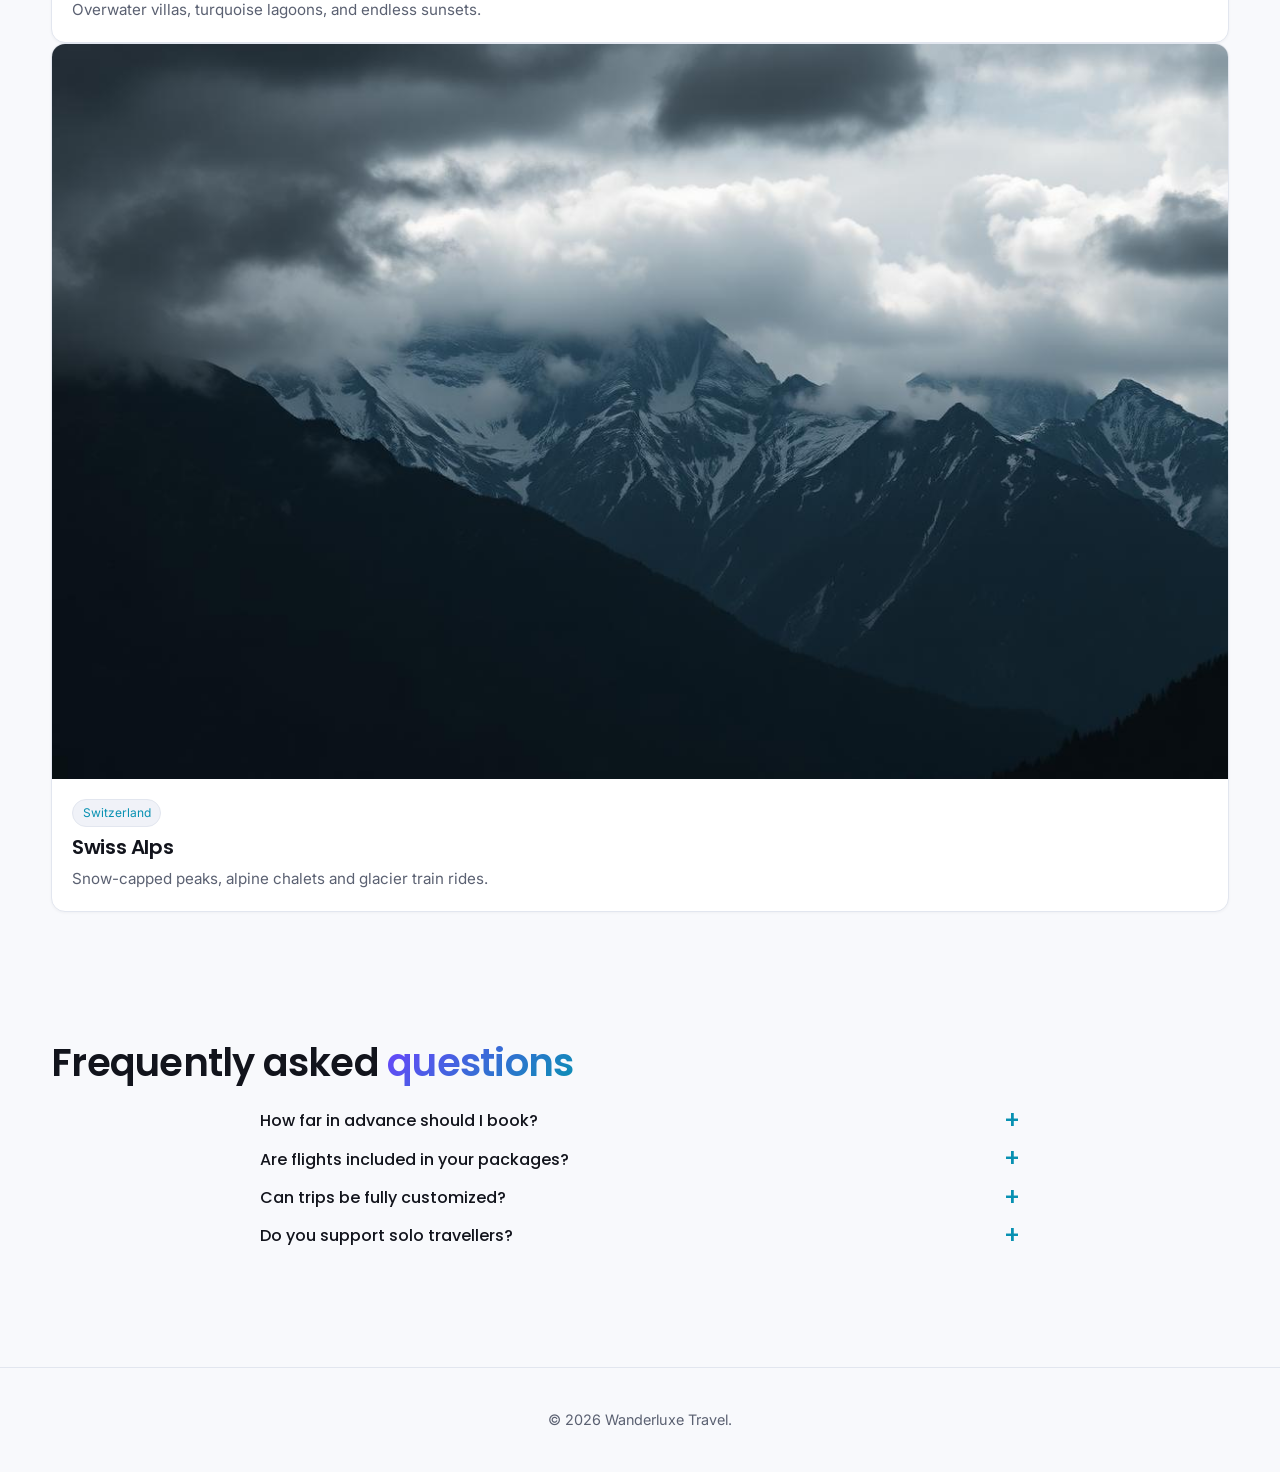
<file: destinations.html>
<!DOCTYPE html>
<html lang="en">
<head>
<meta charset="UTF-8">
<meta name="viewport" content="width=device-width,initial-scale=1">
<title>Destinations — Wanderluxe Travel</title>
<meta name="description" content="Explore Wanderluxe Travel's curated destinations: Santorini, Bali, Paris, Tokyo, Dubai, Iceland, Maldives, and the Swiss Alps.">
<link rel="canonical" href="https://wanderluxe-travel.netlify.app/destinations.html">
<meta property="og:title" content="Destinations — Wanderluxe Travel">
<meta property="og:description" content="Handpicked luxury destinations across the world.">
<meta property="og:image" content="images/maldives.jpg">
<meta property="og:type" content="website">
<meta name="twitter:card" content="summary_large_image">
<link rel="icon" type="image/svg+xml" href="data:image/svg+xml,<svg xmlns='http://www.w3.org/2000/svg' viewBox='0 0 32 32'><text y='26' font-size='26'>✈️</text></svg>">
<link rel="stylesheet" href="style.css">
</head>
<body>
<header class="nav"><div class="container nav-inner">
  <a href="index.html" class="logo">Wander<span>luxe</span></a>
  <button class="menu-btn" aria-label="Menu">☰</button>
  <ul class="nav-links">
    <li><a href="index.html">Home</a></li>
    <li><a href="about.html">About</a></li>
    <li><a href="destinations.html">Destinations</a></li>
    <li><a href="packages.html">Packages</a></li>
    <li><a href="booking.html">Booking</a></li>
    <li><a href="gallery.html">Gallery</a></li>
    <li><a href="contact.html">Contact</a></li>
  </ul>
</div></header>

<main>
<section style="padding:3rem 0 1rem"><div class="container" style="text-align:center">
  <span class="tag">Explore the world</span>
  <h1>Handpicked <span class="gradient-text">destinations</span></h1>
  <p style="max-width:640px;margin:1rem auto 0">Eight signature journeys, each designed to surprise, inspire, and stay with you long after you return home.</p>
</div></section>

<section><div class="container">
  <div class="grid-3">
    <article class="card"><img src="images/hero-travel.jpg" alt="Santorini cliffside at dusk" loading="lazy"><div class="card-body"><span class="tag">Greece</span><h3>Santorini</h3><p>Whitewashed villages perched above the endless blue Aegean.</p></div></article>
    <article class="card"><img src="images/bali.jpg" alt="Bali rice terraces" loading="lazy"><div class="card-body"><span class="tag">Indonesia</span><h3>Bali</h3><p>Rice terraces, sacred temples and cliffside beach clubs.</p></div></article>
    <article class="card"><img src="images/paris.jpg" alt="Eiffel Tower at night" loading="lazy"><div class="card-body"><span class="tag">France</span><h3>Paris</h3><p>Art, fashion and timeless boulevards along the Seine.</p></div></article>
    <article class="card"><img src="images/tokyo.jpg" alt="Tokyo neon street" loading="lazy"><div class="card-body"><span class="tag">Japan</span><h3>Tokyo</h3><p>Neon-lit nights, quiet gardens and unforgettable food.</p></div></article>
    <article class="card"><img src="images/dubai.jpg" alt="Dubai skyline at night" loading="lazy"><div class="card-body"><span class="tag">UAE</span><h3>Dubai</h3><p>Futuristic skylines, gold souks and desert luxury retreats.</p></div></article>
    <article class="card"><img src="images/iceland.jpg" alt="Northern lights over Iceland" loading="lazy"><div class="card-body"><span class="tag">Iceland</span><h3>Reykjavík</h3><p>Chase auroras, glaciers, and volcanic black-sand beaches.</p></div></article>
    <article class="card"><img src="images/maldives.jpg" alt="Maldives overwater villa at sunset" loading="lazy"><div class="card-body"><span class="tag">Maldives</span><h3>Malé Atolls</h3><p>Overwater villas, turquoise lagoons, and endless sunsets.</p></div></article>
    <article class="card"><img src="images/swiss.jpg" alt="Swiss Alps peaks" loading="lazy"><div class="card-body"><span class="tag">Switzerland</span><h3>Swiss Alps</h3><p>Snow-capped peaks, alpine chalets and glacier train rides.</p></div></article>
  </div>
</div></section>

<section><div class="container">
  <h2>Frequently asked <span class="gradient-text">questions</span></h2>
  <details class="faq"><summary>How far in advance should I book?</summary><p>For peak seasons we recommend 3–6 months. Off-peak trips can be arranged in as little as 2 weeks.</p></details>
  <details class="faq"><summary>Are flights included in your packages?</summary><p>International flights are optional add-ons; all in-destination transfers are always included.</p></details>
  <details class="faq"><summary>Can trips be fully customized?</summary><p>Absolutely — every itinerary is tailored around your dates, pace, and interests.</p></details>
  <details class="faq"><summary>Do you support solo travellers?</summary><p>Yes. Roughly a third of our travellers are solo — we curate safe, hosted experiences.</p></details>
</div></section>
</main>

<footer><div class="container"><p>© 2026 Wanderluxe Travel.</p></div></footer>
<script src="script.js"></script>
</body>
</html>
</file>
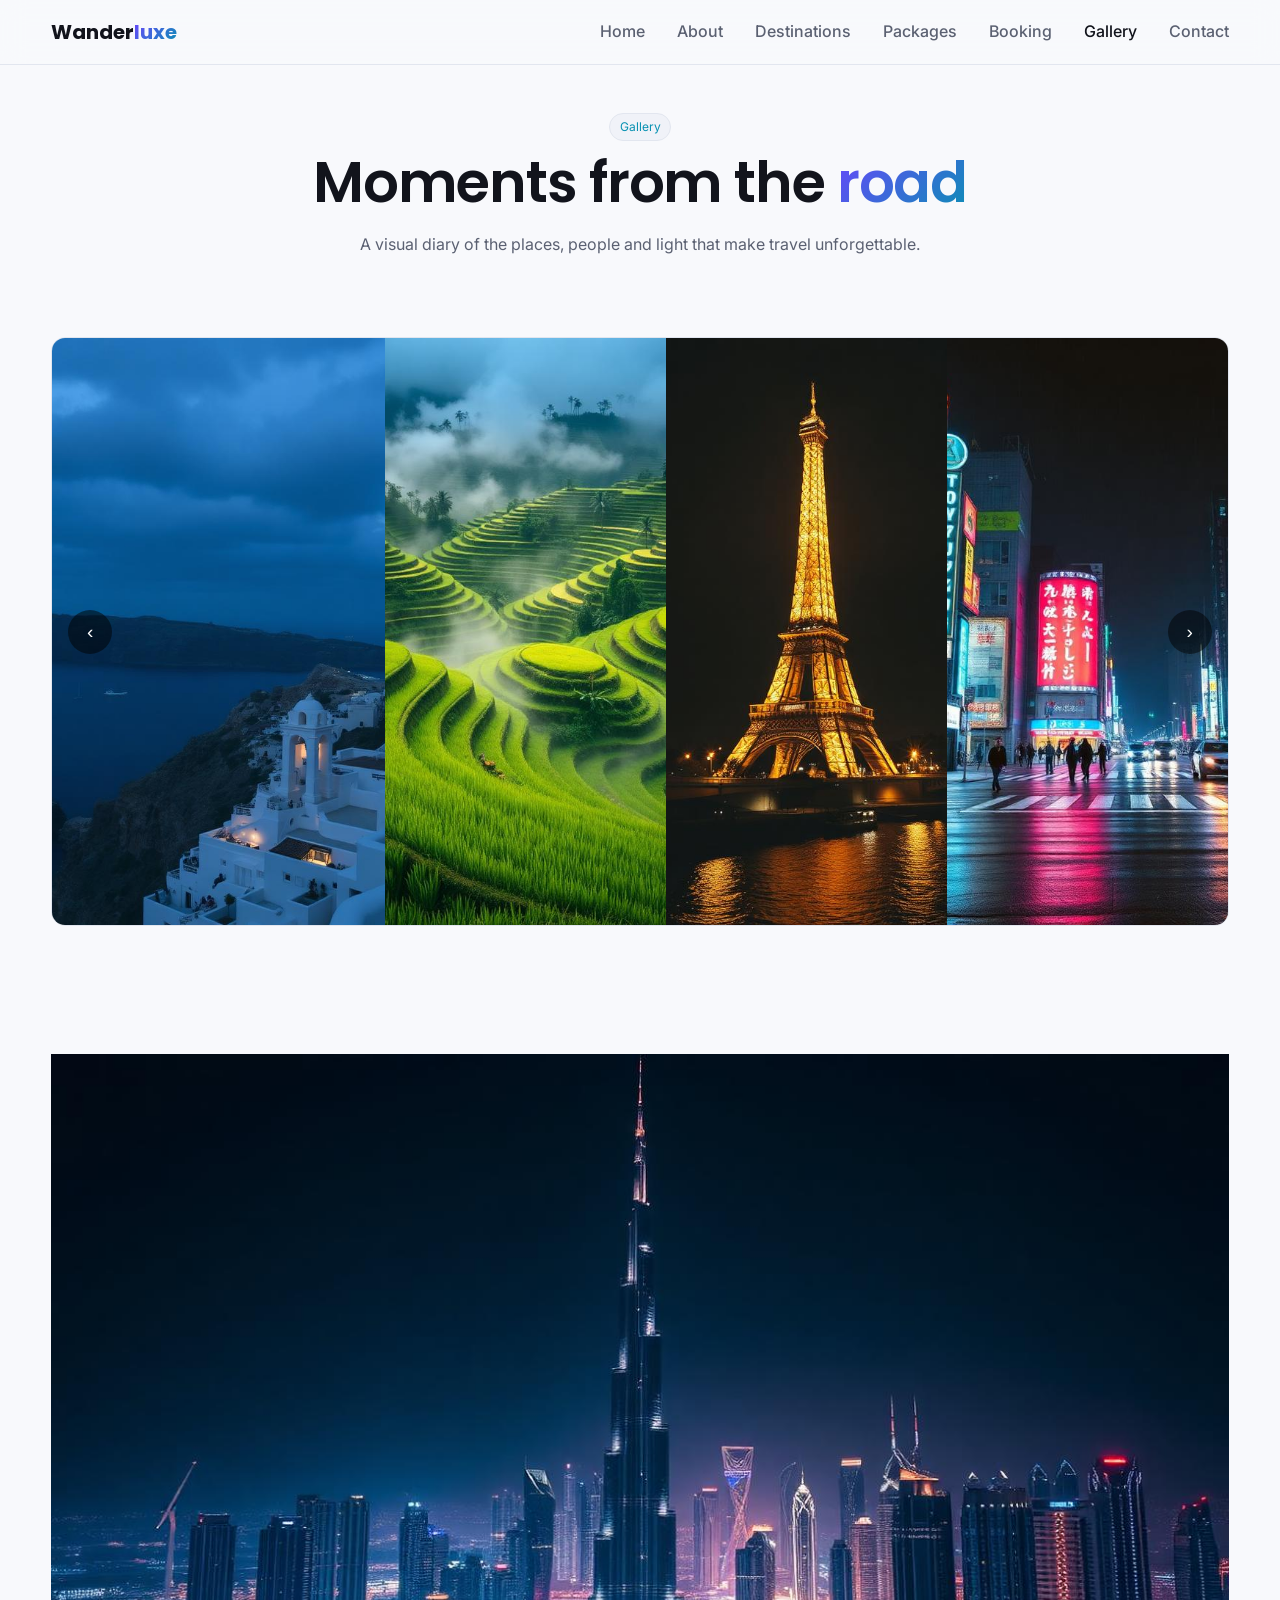
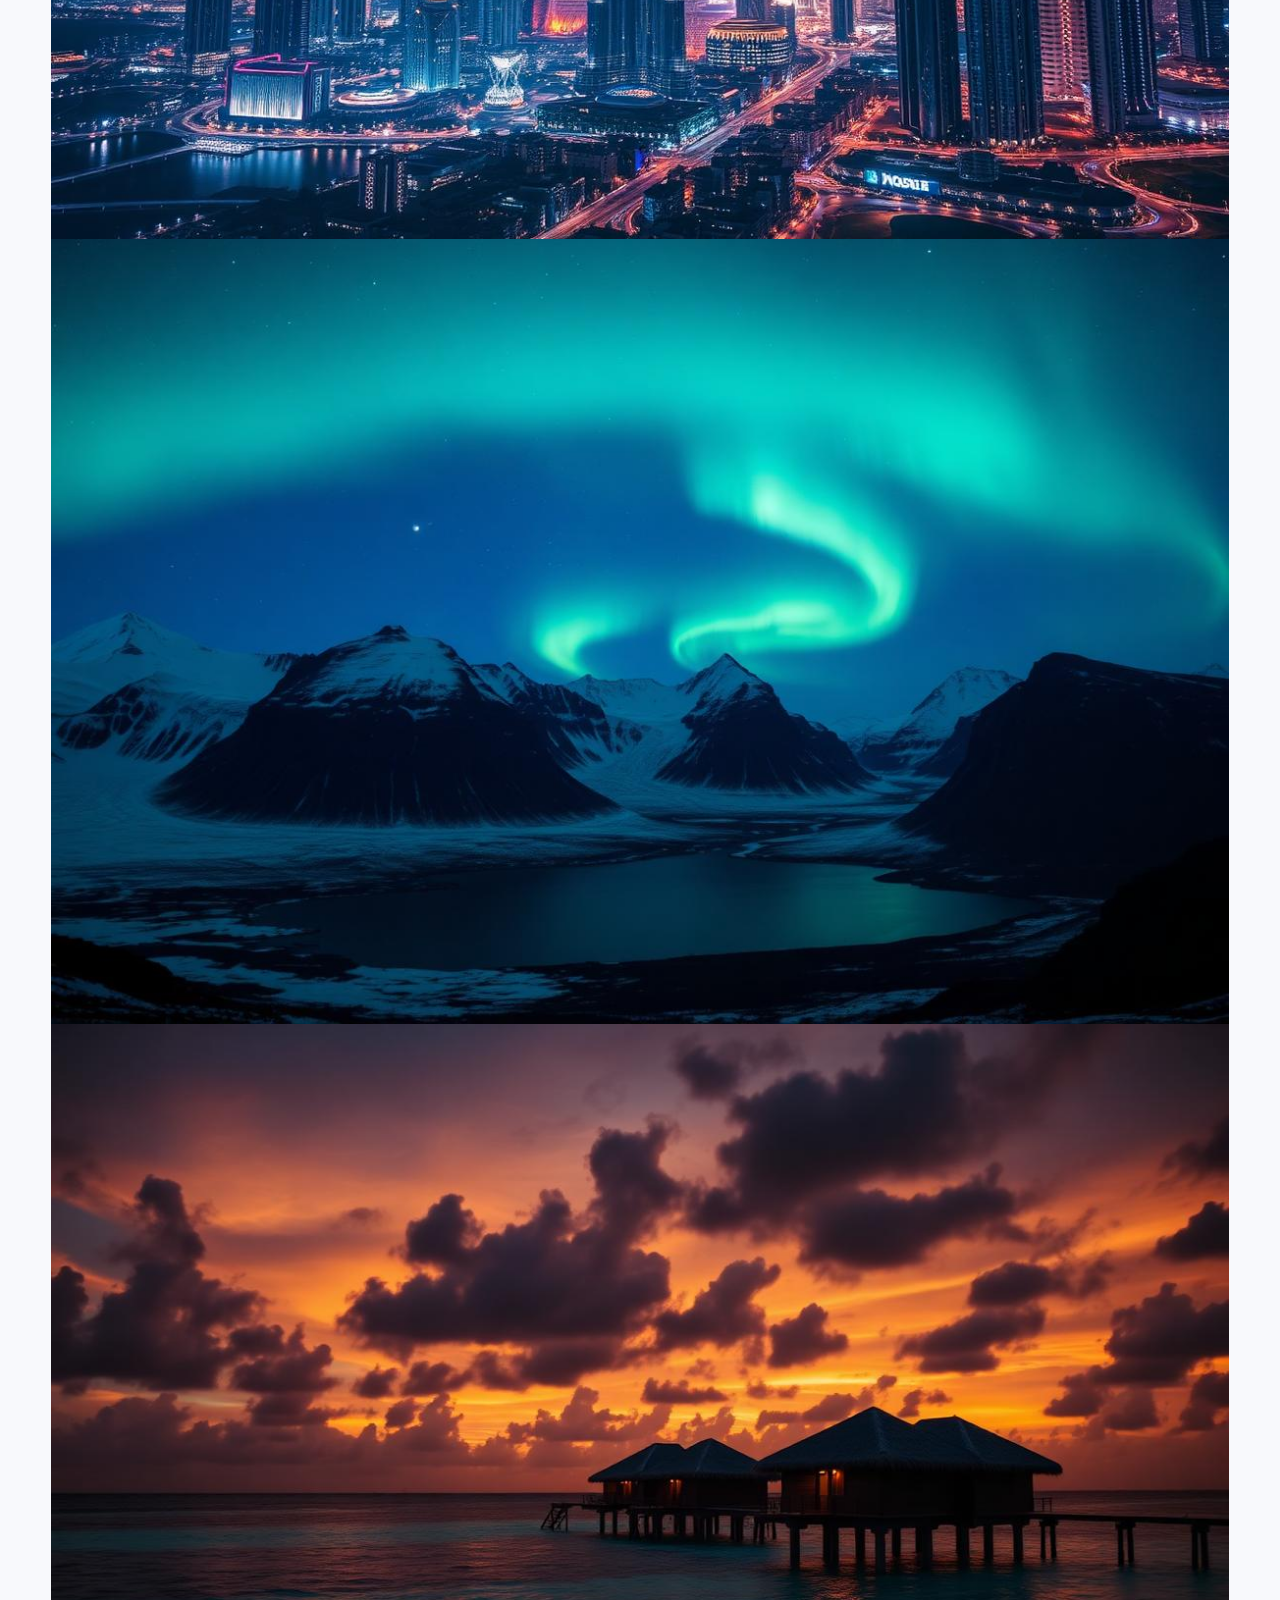
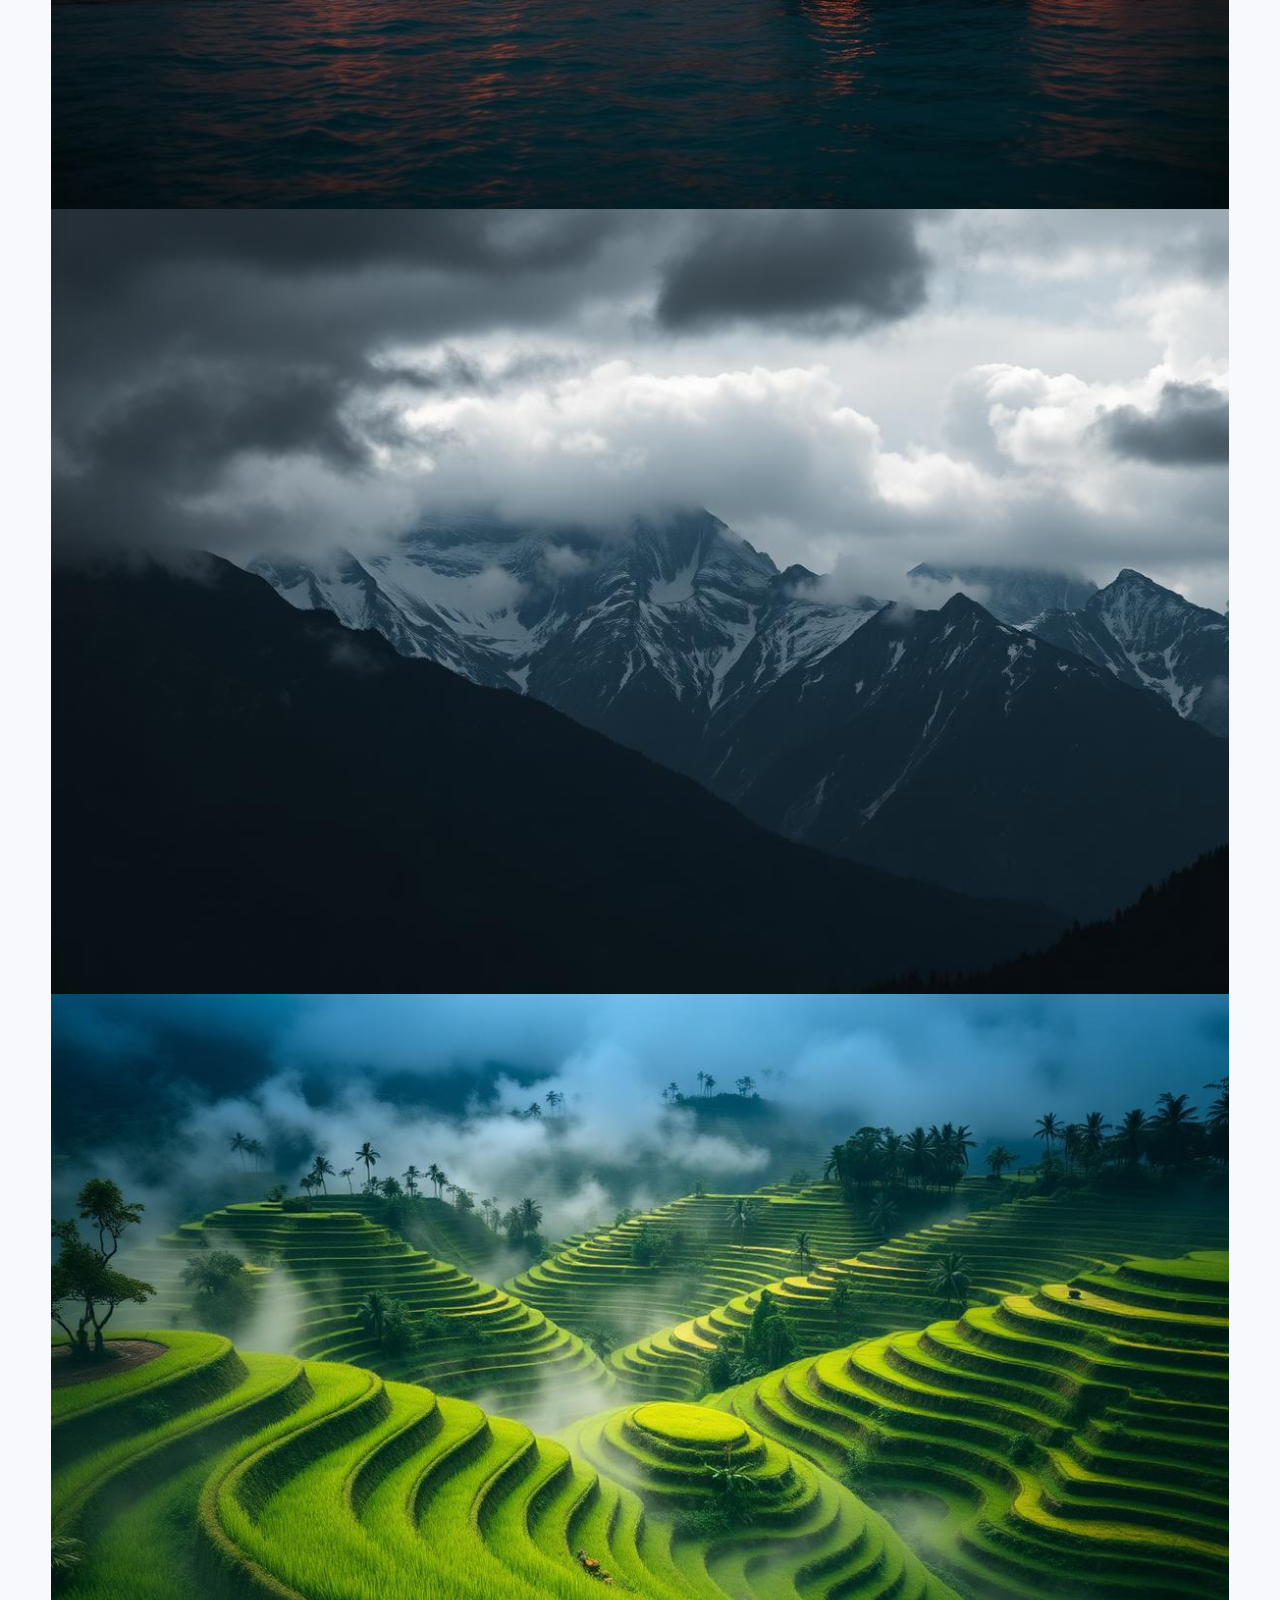
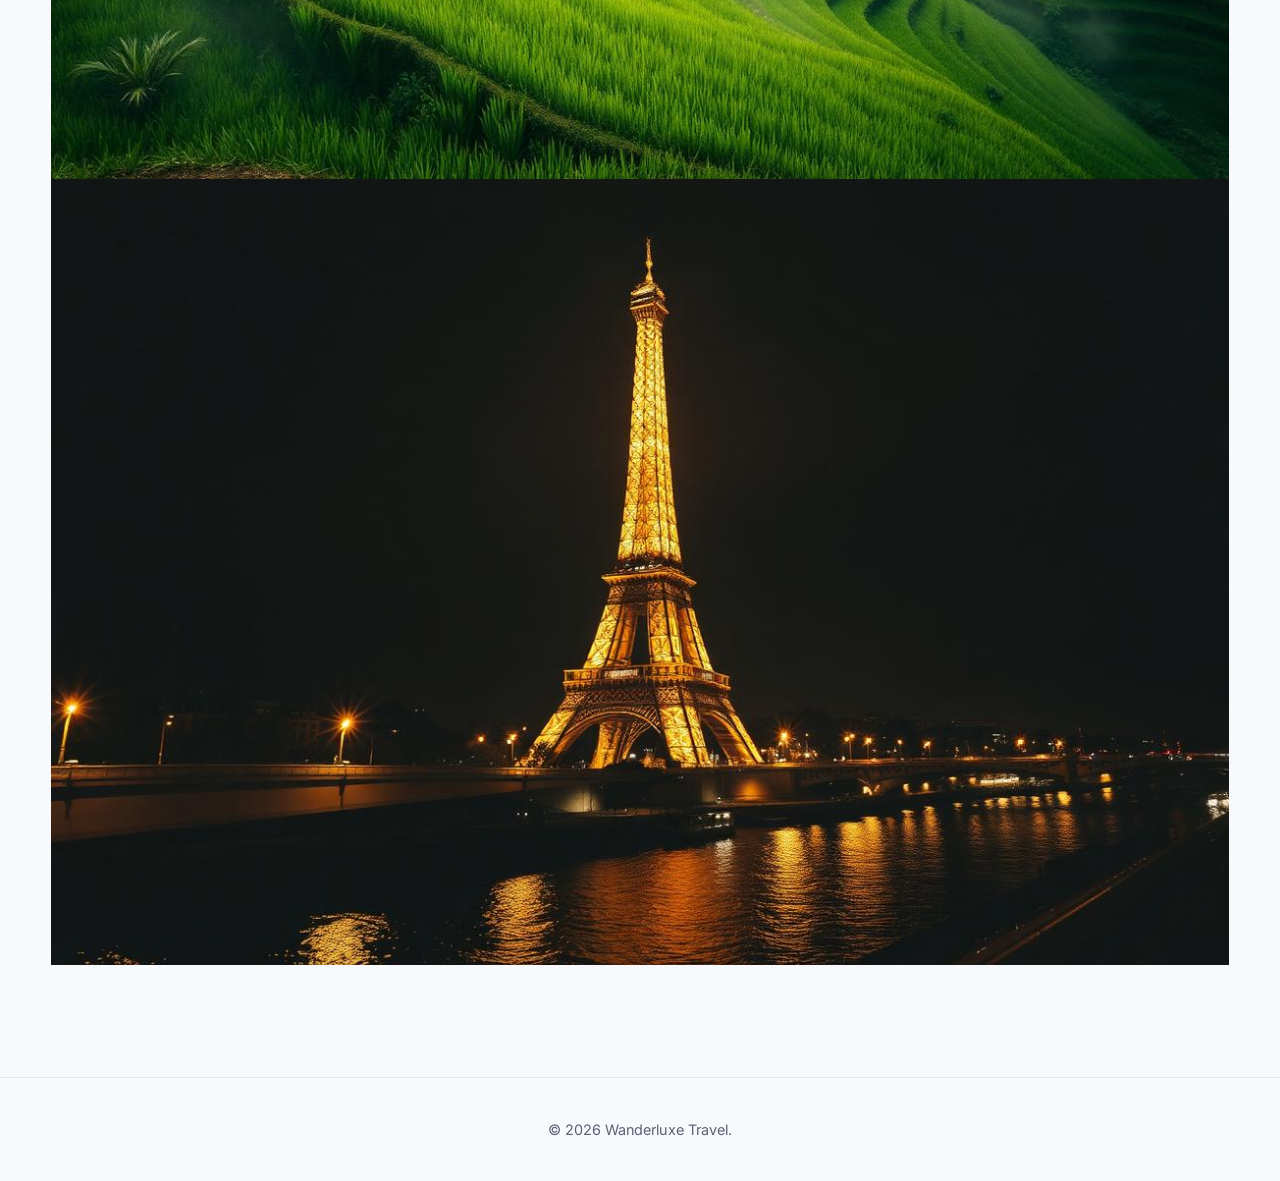
<file: gallery.html>
<!DOCTYPE html>
<html lang="en">
<head>
<meta charset="UTF-8">
<meta name="viewport" content="width=device-width,initial-scale=1">
<title>Gallery — Wanderluxe Travel</title>
<meta name="description" content="A visual journey through Wanderluxe Travel's destinations — Santorini, Bali, Paris, Tokyo, Dubai, Iceland, Maldives and the Swiss Alps.">
<link rel="canonical" href="https://wanderluxe-travel.netlify.app/gallery.html">
<meta property="og:title" content="Gallery — Wanderluxe Travel">
<meta property="og:description" content="A visual journey through our destinations.">
<meta property="og:image" content="images/paris.jpg">
<meta property="og:type" content="website">
<meta name="twitter:card" content="summary_large_image">
<link rel="icon" type="image/svg+xml" href="data:image/svg+xml,<svg xmlns='http://www.w3.org/2000/svg' viewBox='0 0 32 32'><text y='26' font-size='26'>✈️</text></svg>">
<link rel="stylesheet" href="style.css">
</head>
<body>
<header class="nav"><div class="container nav-inner">
  <a href="index.html" class="logo">Wander<span>luxe</span></a>
  <button class="menu-btn" aria-label="Menu">☰</button>
  <ul class="nav-links">
    <li><a href="index.html">Home</a></li>
    <li><a href="about.html">About</a></li>
    <li><a href="destinations.html">Destinations</a></li>
    <li><a href="packages.html">Packages</a></li>
    <li><a href="booking.html">Booking</a></li>
    <li><a href="gallery.html">Gallery</a></li>
    <li><a href="contact.html">Contact</a></li>
  </ul>
</div></header>

<main>
<section style="padding:3rem 0 1rem"><div class="container" style="text-align:center">
  <span class="tag">Gallery</span>
  <h1>Moments from the <span class="gradient-text">road</span></h1>
  <p style="max-width:600px;margin:1rem auto 0">A visual diary of the places, people and light that make travel unforgettable.</p>
</div></section>

<section><div class="container">
  <div class="slider">
    <div class="slides">
      <div class="slide"><img src="images/hero-travel.jpg" alt="Santorini at blue hour"></div>
      <div class="slide"><img src="images/bali.jpg" alt="Bali rice terraces"></div>
      <div class="slide"><img src="images/paris.jpg" alt="Paris at night"></div>
      <div class="slide"><img src="images/tokyo.jpg" alt="Tokyo neon streets"></div>
    </div>
    <button class="slider-btn prev" aria-label="Previous">‹</button>
    <button class="slider-btn next" aria-label="Next">›</button>
  </div>
</div></section>

<section><div class="container">
  <div class="grid-3">
    <img src="images/dubai.jpg" alt="Dubai skyline" loading="lazy" class="gallery-img">
    <img src="images/iceland.jpg" alt="Iceland northern lights" loading="lazy" class="gallery-img">
    <img src="images/maldives.jpg" alt="Maldives overwater bungalow" loading="lazy" class="gallery-img">
    <img src="images/swiss.jpg" alt="Swiss Alps peaks" loading="lazy" class="gallery-img">
    <img src="images/bali.jpg" alt="Bali landscape" loading="lazy" class="gallery-img">
    <img src="images/paris.jpg" alt="Paris Eiffel Tower" loading="lazy" class="gallery-img">
  </div>
</div></section>
</main>

<footer><div class="container"><p>© 2026 Wanderluxe Travel.</p></div></footer>
<script src="script.js"></script>
</body>
</html>
</file>
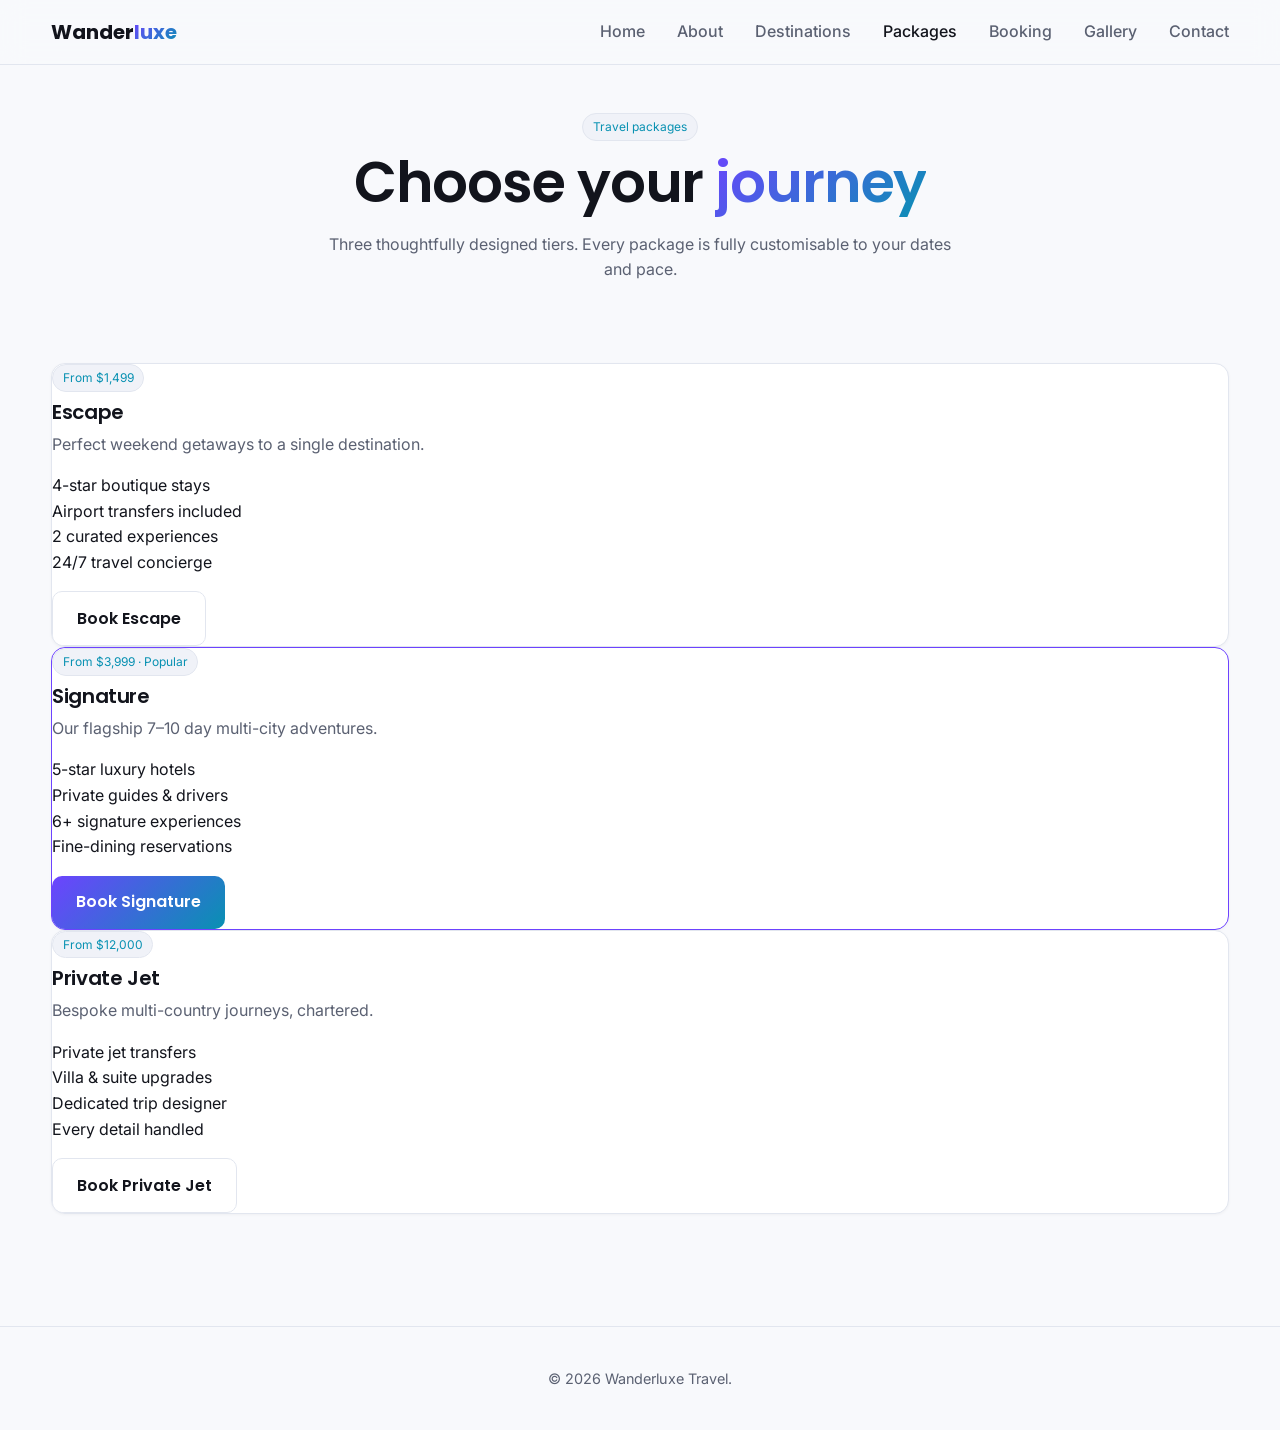
<file: packages.html>
<!DOCTYPE html>
<html lang="en">
<head>
<meta charset="UTF-8">
<meta name="viewport" content="width=device-width,initial-scale=1">
<title>Packages — Wanderluxe Travel</title>
<meta name="description" content="Choose from Wanderluxe Travel's Escape, Signature, and Private Jet packages — thoughtfully curated for every kind of traveller.">
<link rel="canonical" href="https://wanderluxe-travel.netlify.app/packages.html">
<meta property="og:title" content="Packages — Wanderluxe Travel">
<meta property="og:description" content="Escape, Signature, and Private Jet luxury travel packages.">
<meta property="og:image" content="images/dubai.jpg">
<meta property="og:type" content="website">
<meta name="twitter:card" content="summary_large_image">
<link rel="icon" type="image/svg+xml" href="data:image/svg+xml,<svg xmlns='http://www.w3.org/2000/svg' viewBox='0 0 32 32'><text y='26' font-size='26'>✈️</text></svg>">
<link rel="stylesheet" href="style.css">
</head>
<body>
<header class="nav"><div class="container nav-inner">
  <a href="index.html" class="logo">Wander<span>luxe</span></a>
  <button class="menu-btn" aria-label="Menu">☰</button>
  <ul class="nav-links">
    <li><a href="index.html">Home</a></li>
    <li><a href="about.html">About</a></li>
    <li><a href="destinations.html">Destinations</a></li>
    <li><a href="packages.html">Packages</a></li>
    <li><a href="booking.html">Booking</a></li>
    <li><a href="gallery.html">Gallery</a></li>
    <li><a href="contact.html">Contact</a></li>
  </ul>
</div></header>

<main>
<section style="padding:3rem 0 1rem"><div class="container" style="text-align:center">
  <span class="tag">Travel packages</span>
  <h1>Choose your <span class="gradient-text">journey</span></h1>
  <p style="max-width:640px;margin:1rem auto 0">Three thoughtfully designed tiers. Every package is fully customisable to your dates and pace.</p>
</div></section>

<section><div class="container">
  <div class="grid-3">
    <article class="card card-plain">
      <span class="tag">From $1,499</span>
      <h3>Escape</h3>
      <p style="margin-bottom:1rem">Perfect weekend getaways to a single destination.</p>
      <ul class="check">
        <li>4-star boutique stays</li>
        <li>Airport transfers included</li>
        <li>2 curated experiences</li>
        <li>24/7 travel concierge</li>
      </ul>
      <a href="booking.html" class="btn btn-outline" style="margin-top:1rem">Book Escape</a>
    </article>
    <article class="card card-plain" style="border-color:var(--primary)">
      <span class="tag">From $3,999 · Popular</span>
      <h3>Signature</h3>
      <p style="margin-bottom:1rem">Our flagship 7–10 day multi-city adventures.</p>
      <ul class="check">
        <li>5-star luxury hotels</li>
        <li>Private guides & drivers</li>
        <li>6+ signature experiences</li>
        <li>Fine-dining reservations</li>
      </ul>
      <a href="booking.html" class="btn btn-primary" style="margin-top:1rem">Book Signature</a>
    </article>
    <article class="card card-plain">
      <span class="tag">From $12,000</span>
      <h3>Private Jet</h3>
      <p style="margin-bottom:1rem">Bespoke multi-country journeys, chartered.</p>
      <ul class="check">
        <li>Private jet transfers</li>
        <li>Villa & suite upgrades</li>
        <li>Dedicated trip designer</li>
        <li>Every detail handled</li>
      </ul>
      <a href="booking.html" class="btn btn-outline" style="margin-top:1rem">Book Private Jet</a>
    </article>
  </div>
</div></section>
</main>

<footer><div class="container"><p>© 2026 Wanderluxe Travel.</p></div></footer>
<script src="script.js"></script>
</body>
</html>
</file>
<file: style.css>
/* Wanderluxe Travel — Light Premium */
@import url('https://fonts.googleapis.com/css2?family=Poppins:wght@400;500;600;700&family=Inter:wght@400;500;600&display=swap');

*,*::before,*::after{box-sizing:border-box;margin:0;padding:0}
:root{
  --bg:#f8f9fc;--surface:#ffffff;--surface-2:#f0f2f8;--border:#e2e6ef;
  --text:#12141c;--muted:#5b6172;
  --primary:#6d43ff;--primary-2:#0891b2;
  --accent:linear-gradient(135deg,#6d43ff 0%,#0891b2 100%);
  --radius:14px;
}
html{scroll-behavior:smooth}
body{font-family:'Inter',system-ui,sans-serif;background:var(--bg);color:var(--text);line-height:1.6;min-height:100vh}
h1,h2,h3,h4{font-family:'Poppins',sans-serif;font-weight:600;line-height:1.2;letter-spacing:-0.02em}
h1{font-size:clamp(2rem,5vw,3.5rem)}
h2{font-size:clamp(1.6rem,3.5vw,2.4rem);margin-bottom:1rem}
h3{font-size:1.25rem;margin-bottom:.5rem}
p{color:var(--muted)}
a{color:inherit;text-decoration:none}
img{max-width:100%;height:auto;display:block}
.container{width:min(1200px,92%);margin-inline:auto}
.gradient-text{background:var(--accent);-webkit-background-clip:text;background-clip:text;color:transparent}

/* Nav */
.nav{position:sticky;top:0;z-index:50;background:rgba(248,249,252,.85);backdrop-filter:blur(12px);border-bottom:1px solid var(--border)}
.nav-inner{display:flex;align-items:center;justify-content:space-between;padding:1rem 0}
.logo{font-family:'Poppins',sans-serif;font-weight:700;font-size:1.25rem}
.logo span{background:var(--accent);-webkit-background-clip:text;background-clip:text;color:transparent}
.nav-links{display:flex;gap:2rem;list-style:none}
.nav-links a{color:var(--muted);font-weight:500;transition:color .2s}
.nav-links a:hover,.nav-links a.active{color:var(--text)}
.menu-btn{display:none;background:none;border:1px solid var(--border);color:var(--text);padding:.5rem .75rem;border-radius:8px;cursor:pointer;font-size:1.2rem}

/* Buttons */
.btn{display:inline-block;padding:.85rem 1.5rem;border-radius:10px;font-weight:600;font-family:'Poppins',sans-serif;cursor:pointer;border:none;transition:transform .2s,box-shadow .2s}
.btn-primary{background:var(--accent);color:#ffffff}
.btn-primary:hover{transform:translateY(-2px);box-shadow:0 10px 30px rgba(109,67,255,.35)}
.btn-outline{background:transparent;border:1px solid var(--border);color:var(--text)}
.btn-outline:hover{border-color:var(--primary)}

/* Hero */
.hero{position:relative;padding:5rem 0 4rem;overflow:hidden}
.hero-grid{display:grid;grid-template-columns:1.1fr 1fr;gap:3rem;align-items:center}
.hero h1{margin-bottom:1.25rem}
.hero p{font-size:1.1rem;margin-bottom:2rem;max-width:520px}
.hero-actions{display:flex;gap:1rem;flex-wrap:wrap}
.hero-img{border-radius:var(--radius);overflow:hidden;border:1px solid var(--border);aspect-ratio:4/3}
.hero-img img{width:100%;height:100%;object-fit:cover}
.hero::before{content:"";position:absolute;inset:-20% -20% auto auto;width:600px;height:600px;background:radial-gradient(circle,rgba(109,67,255,.18),transparent 60%);filter:blur(40px);z-index:-1}

/* Sections */
section{padding:4rem 0}
.section-head{text-align:center;margin-bottom:3rem}
.section-head p{max-width:620px;margin-inline:auto;margin-top:.5rem}

/* Stats */
.stats{display:grid;grid-template-columns:repeat(4,1fr);gap:1.5rem}
.stat{background:var(--surface);border:1px solid var(--border);border-radius:var(--radius);padding:1.5rem;text-align:center;box-shadow:0 1px 3px rgba(18,20,28,.04)}
.stat strong{font-family:'Poppins',sans-serif;font-size:2rem;background:var(--accent);-webkit-background-clip:text;background-clip:text;color:transparent;display:block}

/* Cards */
.cards{display:grid;grid-template-columns:repeat(auto-fit,minmax(260px,1fr));gap:1.5rem}
.card{background:var(--surface);border:1px solid var(--border);border-radius:var(--radius);overflow:hidden;transition:transform .2s,border-color .2s;box-shadow:0 1px 3px rgba(18,20,28,.04)}
.card:hover{transform:translateY(-4px);border-color:var(--primary)}
.card img{aspect-ratio:16/10;object-fit:cover;width:100%}
.card-body{padding:1.25rem}
.card-body p{margin-top:.4rem;font-size:.95rem}
.tag{display:inline-block;padding:.2rem .6rem;font-size:.75rem;background:var(--surface-2);border:1px solid var(--border);border-radius:999px;color:var(--primary-2);margin-bottom:.5rem}

/* Gallery */
.slider{position:relative;border-radius:var(--radius);overflow:hidden;border:1px solid var(--border);aspect-ratio:16/8;background:var(--surface)}
.slides{display:flex;height:100%;transition:transform .5s ease}
.slides img{width:100%;height:100%;object-fit:cover;flex-shrink:0}
.slider-btn{position:absolute;top:50%;transform:translateY(-50%);background:rgba(0,0,0,.5);color:#fff;border:none;width:44px;height:44px;border-radius:50%;cursor:pointer;font-size:1.2rem}
.slider-btn.prev{left:1rem}.slider-btn.next{right:1rem}
.grid-gallery{display:grid;grid-template-columns:repeat(auto-fit,minmax(220px,1fr));gap:1rem;margin-top:2rem}
.grid-gallery img{aspect-ratio:1;object-fit:cover;border-radius:10px;border:1px solid var(--border)}

/* FAQ */
.faq{max-width:760px;margin-inline:auto}
.faq details{background:var(--surface);border:1px solid var(--border);border-radius:10px;padding:1rem 1.25rem;margin-bottom:.75rem}
.faq summary{cursor:pointer;font-family:'Poppins',sans-serif;font-weight:500;list-style:none;display:flex;justify-content:space-between;align-items:center}
.faq summary::after{content:"+";color:var(--primary-2);font-size:1.5rem}
.faq details[open] summary::after{content:"−"}
.faq p{margin-top:.75rem}

/* Form */
.form{max-width:620px;margin-inline:auto;background:var(--surface);border:1px solid var(--border);border-radius:var(--radius);padding:2rem;box-shadow:0 1px 3px rgba(18,20,28,.04)}
.field{margin-bottom:1.1rem}
.field label{display:block;margin-bottom:.4rem;font-size:.9rem;color:var(--text);font-weight:500}
.field input,.field select,.field textarea{width:100%;padding:.75rem 1rem;background:var(--bg);border:1px solid var(--border);border-radius:8px;color:var(--text);font-family:inherit;font-size:1rem}
.field input:focus,.field select:focus,.field textarea:focus{outline:none;border-color:var(--primary)}
.field .err{color:#e0304a;font-size:.8rem;margin-top:.3rem;min-height:1em;display:block}
.status{margin-top:1rem;padding:.85rem;border-radius:8px;display:none}
.status.ok{display:block;background:rgba(8,145,178,.08);border:1px solid var(--primary-2);color:var(--primary-2)}

/* Footer */
footer{border-top:1px solid var(--border);padding:2.5rem 0;margin-top:3rem;text-align:center}
footer p{font-size:.9rem}
footer .social{margin-top:.75rem;display:flex;gap:1rem;justify-content:center}
footer .social a{color:var(--muted)}

/* Mobile */
@media (max-width:820px){
  .nav-links{display:none;position:absolute;top:100%;left:0;right:0;background:var(--surface);flex-direction:column;padding:1rem;gap:.5rem;border-bottom:1px solid var(--border)}
  .nav-links.open{display:flex}
  .menu-btn{display:block}
  .hero{padding:3rem 0}
  .hero-grid{grid-template-columns:1fr;gap:2rem}
  .stats{grid-template-columns:repeat(2,1fr)}
  .slider{aspect-ratio:4/3}
}
</file>
